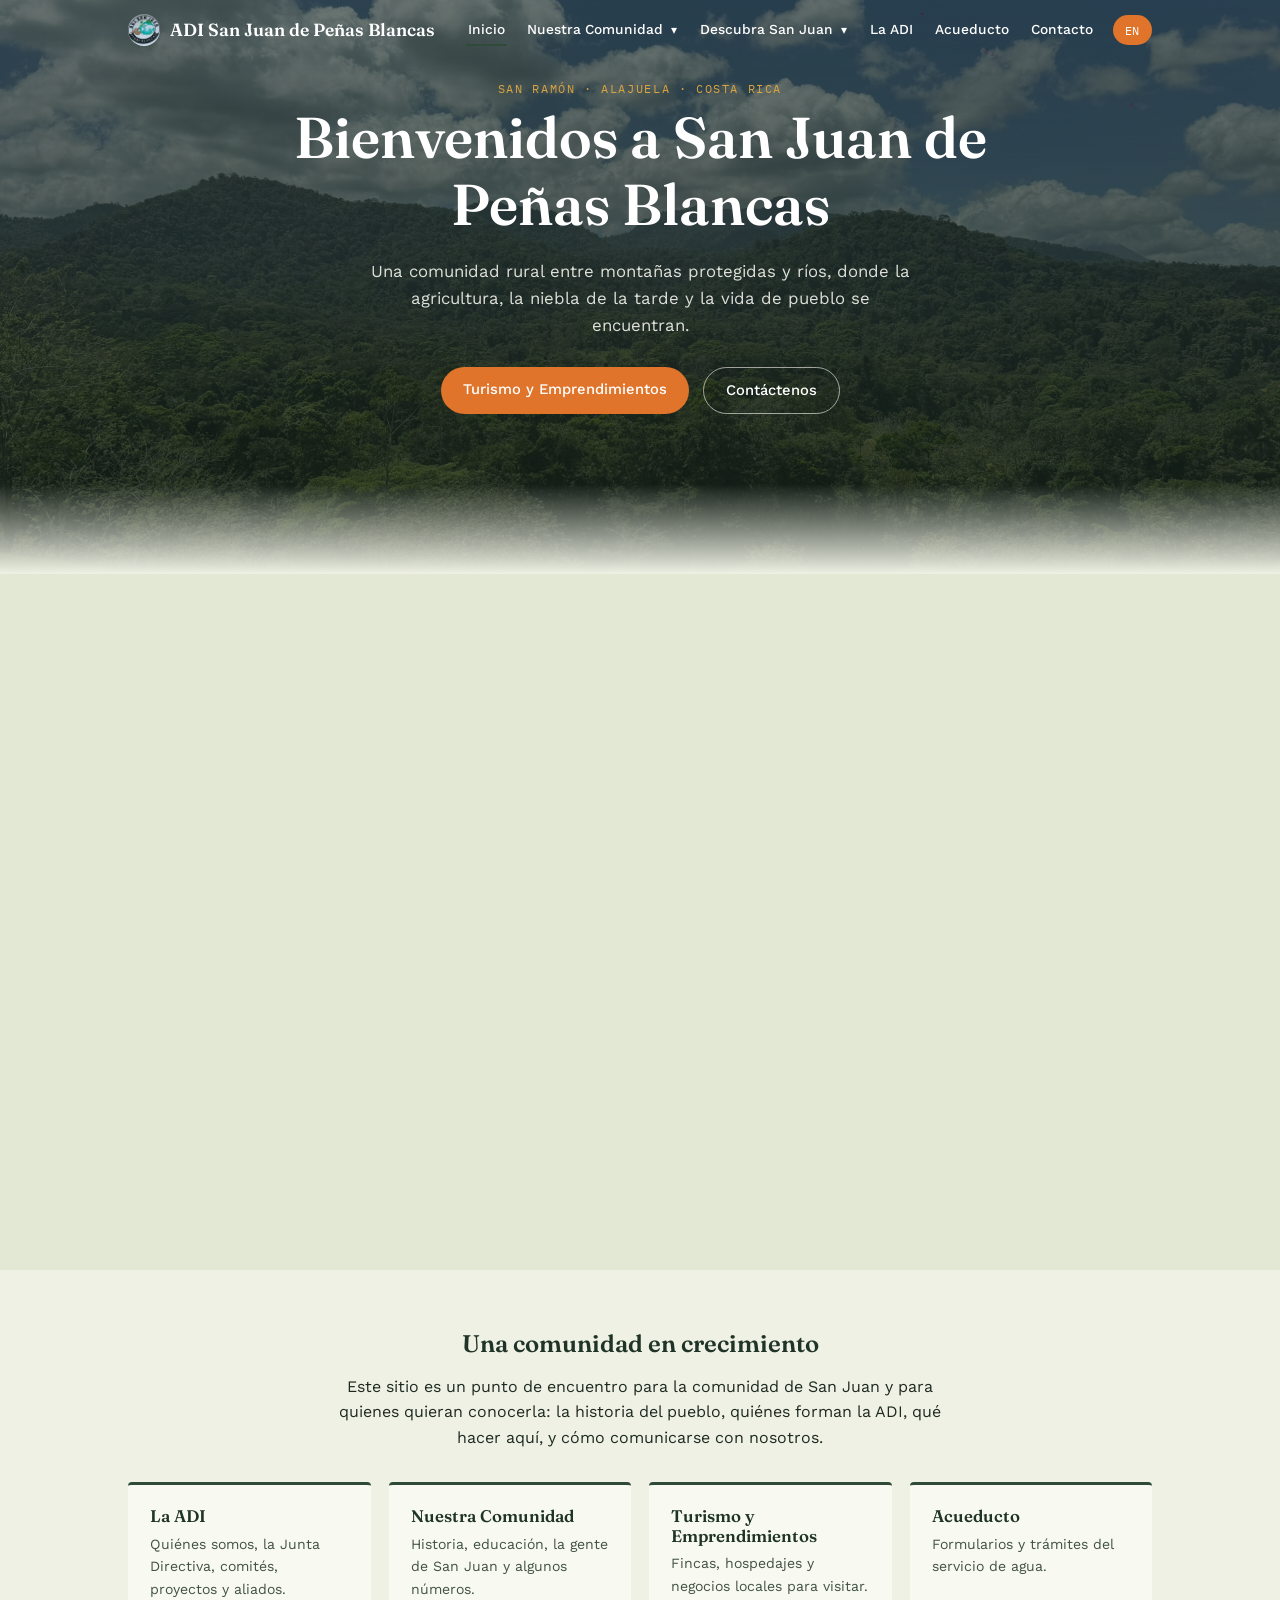
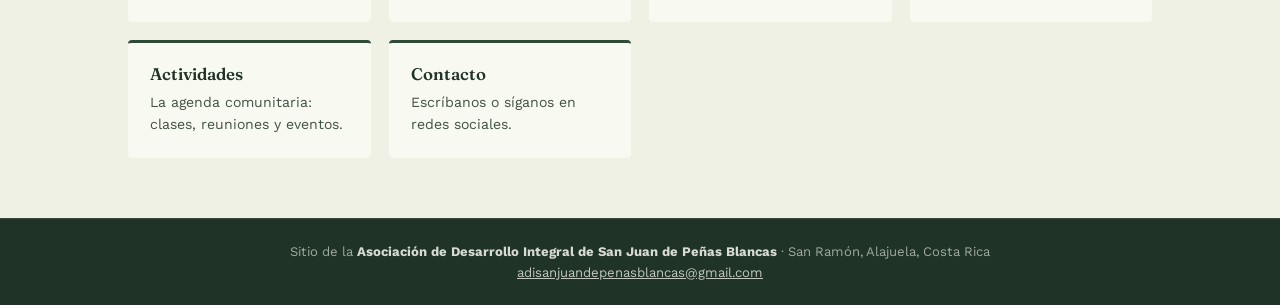
<file: index.html>
<!DOCTYPE html>
<html lang="es">
<head>
<meta charset="UTF-8">
<meta name="viewport" content="width=device-width, initial-scale=1.0">
<title>ADI San Juan de Peñas Blancas</title>
<link rel="preconnect" href="https://fonts.googleapis.com">
<link href="https://fonts.googleapis.com/css2?family=Fraunces:opsz,wght@9..144,400;9..144,500;9..144,600;9..144,700&family=Work+Sans:wght@400;500;600&family=IBM+Plex+Mono:wght@400;500&display=swap" rel="stylesheet">
<link rel="stylesheet" href="styles.css">
</head>
<body>

<header class="site">
  <div class="nav">
    <a href="index.html" class="brand">
      <img src="adi-logo.jpg" alt="Logo ADI San Juan de Peñas Blancas" style="width:32px; height:32px; border-radius:50%; object-fit:cover;">
      <span data-i18n="brand">ADI San Juan de Peñas Blancas</span>
    </a>
    <button class="navToggleBtn" id="navToggleBtn" aria-label="Menu">
      <svg width="24" height="24" viewBox="0 0 24 24" fill="none"><path d="M3 6h18M3 12h18M3 18h18" stroke="#1e2a20" stroke-width="2" stroke-linecap="round"/></svg>
    </button>
    <nav class="links" id="navLinks">
      <a href="index.html" data-i18n="nav_inicio" class="active">Inicio</a>
      <div class="nav-dropdown">
        <div class="nav-dropdown-main">
          <a href="comunidad.html" data-i18n="nav_comunidad">Nuestra Comunidad</a>
          <button type="button" class="dropdown-toggle" aria-label="Abrir menú de Nuestra Comunidad" aria-expanded="false">▾</button>
        </div>
        <div class="dropdown-menu">
          <a href="actividades.html" data-i18n="nav_actividades">Actividades</a>
        </div>
      </div>
      <div class="nav-dropdown">
        <div class="nav-dropdown-main">
          <a href="turismo.html" data-i18n="nav_explore">Descubra San Juan</a>
          <button type="button" class="dropdown-toggle" aria-label="Abrir menú de Descubra San Juan" aria-expanded="false">▾</button>
        </div>
        <div class="dropdown-menu">
          <a href="turismo.html#turismo" data-i18n="nav_turismo">Turismo</a>
          <a href="turismo.html#emprendimientos" data-i18n="nav_emprendimientos">Emprendimientos locales</a>
        </div>
      </div>
      <a href="la-adi.html" data-i18n="nav_laadi">La ADI</a>
      <a href="acueducto.html" data-i18n="nav_acueducto">Acueducto</a>
      <a href="contacto.html" data-i18n="nav_contacto">Contacto</a>
      <button id="langToggle">EN</button>
    </nav>
  </div>
</header>

<section class="hero">
  <div class="wrap">
    <span class="eyebrow" data-i18n="hero_eyebrow">San Ramón · Alajuela · Costa Rica</span>
    <h1 data-i18n="hero_title">Bienvenidos a San Juan de Peñas Blancas</h1>
    <p class="lead" data-i18n="hero_lead">Una comunidad rural entre montañas protegidas y ríos, donde la agricultura, la niebla de la tarde y la vida de pueblo se encuentran.</p>
    <div class="hero-actions">
      <a href="turismo.html" class="btn btn-primary" data-i18n="hero_btn1">Turismo y Emprendimientos</a>
      <a href="contacto.html" class="btn btn-ghost" data-i18n="hero_btn2">Contáctenos</a>
    </div>
  </div>
</section>

<section class="alt">
  <div class="wrap">
    <div class="video-embed">
      <iframe src="https://drive.google.com/file/d/1S6XH3UwjduuhsM3BPgr8AVbKHqcEKjkH/preview" allow="autoplay" allowfullscreen></iframe>
    </div>
  </div>
</section>
  
<section>
  <div class="wrap">
    <div class="section-head center">
      <h2 data-i18n="home_welcome_title">Una comunidad en crecimiento</h2>
      <p data-i18n="home_welcome_text">Este sitio es un punto de encuentro para la comunidad de San Juan y para quienes quieran conocerla: la historia del pueblo, quiénes forman la ADI, qué hacer aquí, y cómo comunicarse con nosotros.</p>
    </div>

    <div class="quicklink-grid">
      <a class="quicklink-card" href="la-adi.html">
        <h3 data-i18n="ql_laadi_title">La ADI</h3>
        <p data-i18n="ql_laadi_text">Quiénes somos, la Junta Directiva, comités, proyectos y aliados.</p>
      </a>
      <a class="quicklink-card" href="comunidad.html">
        <h3 data-i18n="ql_comunidad_title">Nuestra Comunidad</h3>
        <p data-i18n="ql_comunidad_text">Historia, educación, la gente de San Juan y algunos números.</p>
      </a>
      <a class="quicklink-card" href="turismo.html">
        <h3 data-i18n="ql_turismo_title">Turismo y Emprendimientos</h3>
        <p data-i18n="ql_turismo_text">Fincas, hospedajes y negocios locales para visitar.</p>
      </a>
      <a class="quicklink-card" href="acueducto.html">
        <h3 data-i18n="ql_acueducto_title">Acueducto</h3>
        <p data-i18n="ql_acueducto_text">Formularios y trámites del servicio de agua.</p>
      </a>
      <a class="quicklink-card" href="actividades.html">
        <h3 data-i18n="ql_actividades_title">Actividades</h3>
        <p data-i18n="ql_actividades_text">La agenda comunitaria: clases, reuniones y eventos.</p>
      </a>
      <a class="quicklink-card" href="contacto.html">
        <h3 data-i18n="ql_contacto_title">Contacto</h3>
        <p data-i18n="ql_contacto_text">Escríbanos o síganos en redes sociales.</p>
      </a>
    </div>
  </div>
</section>

<footer class="site">
  <span data-i18n="footer_text">Sitio de la <strong>Asociación de Desarrollo Integral de San Juan de Peñas Blancas</strong> · San Ramón, Alajuela, Costa Rica</span>
  <br>
  <a href="mailto:adisanjuandepenasblancas@gmail.com">adisanjuandepenasblancas@gmail.com</a>
</footer>

<script src="translations.js"></script>
</body>
</html>
</file>
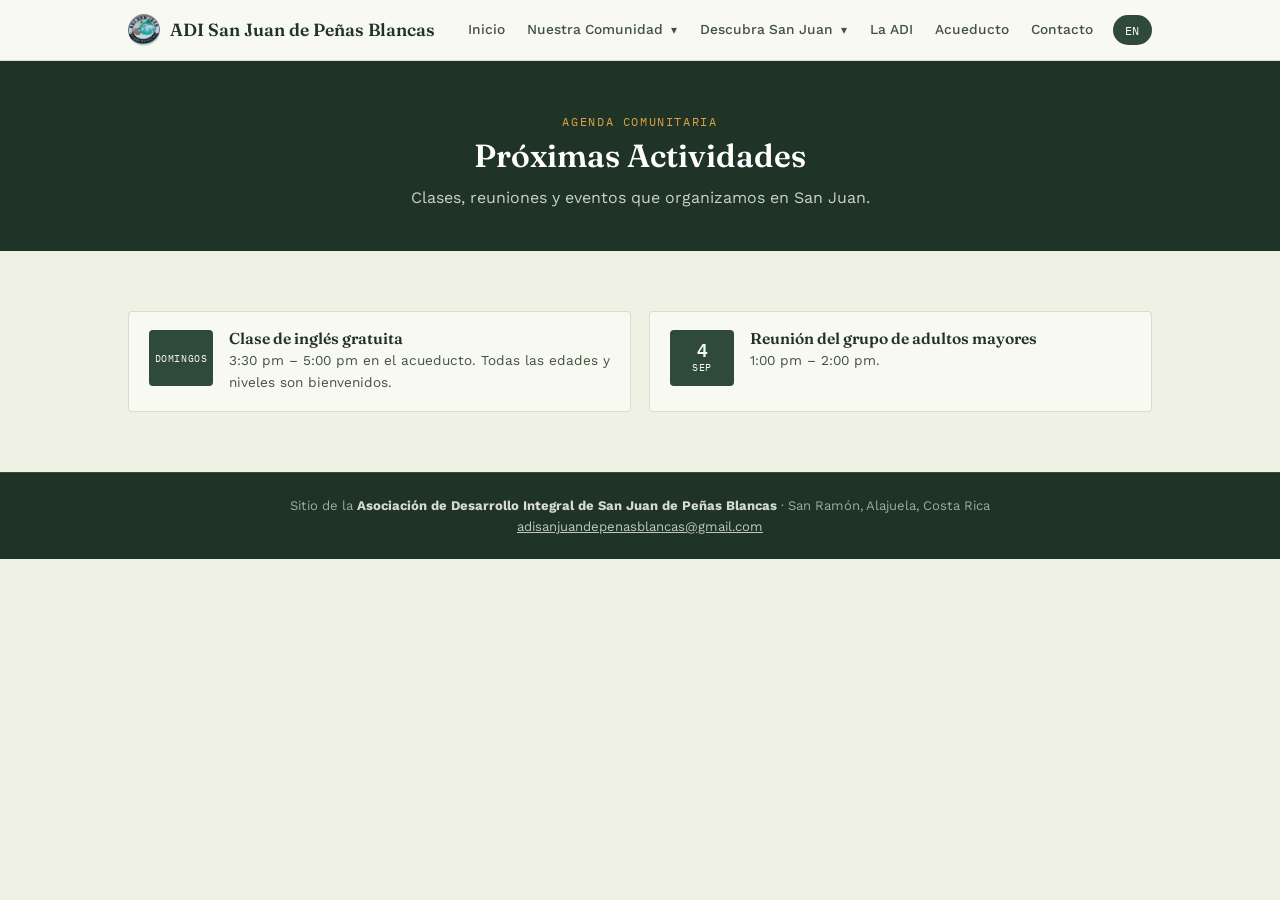
<file: actividades.html>
<!DOCTYPE html>
<html lang="es">
<head>
<meta charset="UTF-8">
<meta name="viewport" content="width=device-width, initial-scale=1.0">
<title>Actividades · ADI San Juan de Peñas Blancas</title>
<link rel="preconnect" href="https://fonts.googleapis.com">
<link href="https://fonts.googleapis.com/css2?family=Fraunces:opsz,wght@9..144,400;9..144,500;9..144,600;9..144,700&family=Work+Sans:wght@400;500;600&family=IBM+Plex+Mono:wght@400;500&display=swap" rel="stylesheet">
<link rel="stylesheet" href="styles.css">
</head>
<body>

<header class="site">
  <div class="nav">
    <a href="index.html" class="brand">
      <img src="adi-logo.jpg" alt="Logo ADI San Juan de Peñas Blancas" style="width:32px; height:32px; border-radius:50%; object-fit:cover;">
      <span data-i18n="brand">ADI San Juan de Peñas Blancas</span>
    </a>
    <button class="navToggleBtn" id="navToggleBtn" aria-label="Menu">
      <svg width="24" height="24" viewBox="0 0 24 24" fill="none"><path d="M3 6h18M3 12h18M3 18h18" stroke="#1e2a20" stroke-width="2" stroke-linecap="round"/></svg>
    </button>
    <nav class="links" id="navLinks">
      <a href="index.html" data-i18n="nav_inicio">Inicio</a>
      <div class="nav-dropdown active">
        <div class="nav-dropdown-main">
          <a href="comunidad.html" data-i18n="nav_comunidad">Nuestra Comunidad</a>
          <button type="button" class="dropdown-toggle" aria-label="Abrir menú de Nuestra Comunidad" aria-expanded="false">▾</button>
        </div>
        <div class="dropdown-menu">
          <a href="actividades.html" data-i18n="nav_actividades" class="active">Actividades</a>
        </div>
      </div>
      <div class="nav-dropdown">
        <div class="nav-dropdown-main">
          <a href="turismo.html" data-i18n="nav_explore">Descubra San Juan</a>
          <button type="button" class="dropdown-toggle" aria-label="Abrir menú de Descubra San Juan" aria-expanded="false">▾</button>
        </div>
        <div class="dropdown-menu">
          <a href="turismo.html#turismo" data-i18n="nav_turismo">Turismo</a>
          <a href="turismo.html#emprendimientos" data-i18n="nav_emprendimientos">Emprendimientos locales</a>
        </div>
      </div>
      <a href="la-adi.html" data-i18n="nav_laadi">La ADI</a>
      <a href="acueducto.html" data-i18n="nav_acueducto">Acueducto</a>
      <a href="contacto.html" data-i18n="nav_contacto">Contacto</a>
      <button id="langToggle">EN</button>
    </nav>
  </div>
</header>

<div class="page-header">
  <div class="wrap">
    <span class="eyebrow" data-i18n="page_actividades_eyebrow">Agenda comunitaria</span>
    <h1 data-i18n="page_actividades_title">Próximas Actividades</h1>
    <p data-i18n="page_actividades_sub">Clases, reuniones y eventos que organizamos en San Juan.</p>
  </div>
</div>

<section>
  <div class="wrap">
    <div class="cal-grid" id="calGrid"><!-- filled by JS --></div>
  </div>
</section>

<footer class="site">
  <span data-i18n="footer_text">Sitio de la <strong>Asociación de Desarrollo Integral de San Juan de Peñas Blancas</strong> · San Ramón, Alajuela, Costa Rica</span>
  <br>
  <a href="mailto:adisanjuandepenasblancas@gmail.com">adisanjuandepenasblancas@gmail.com</a>
</footer>

<script src="translations.js"></script>
</body>
</html>
</file>
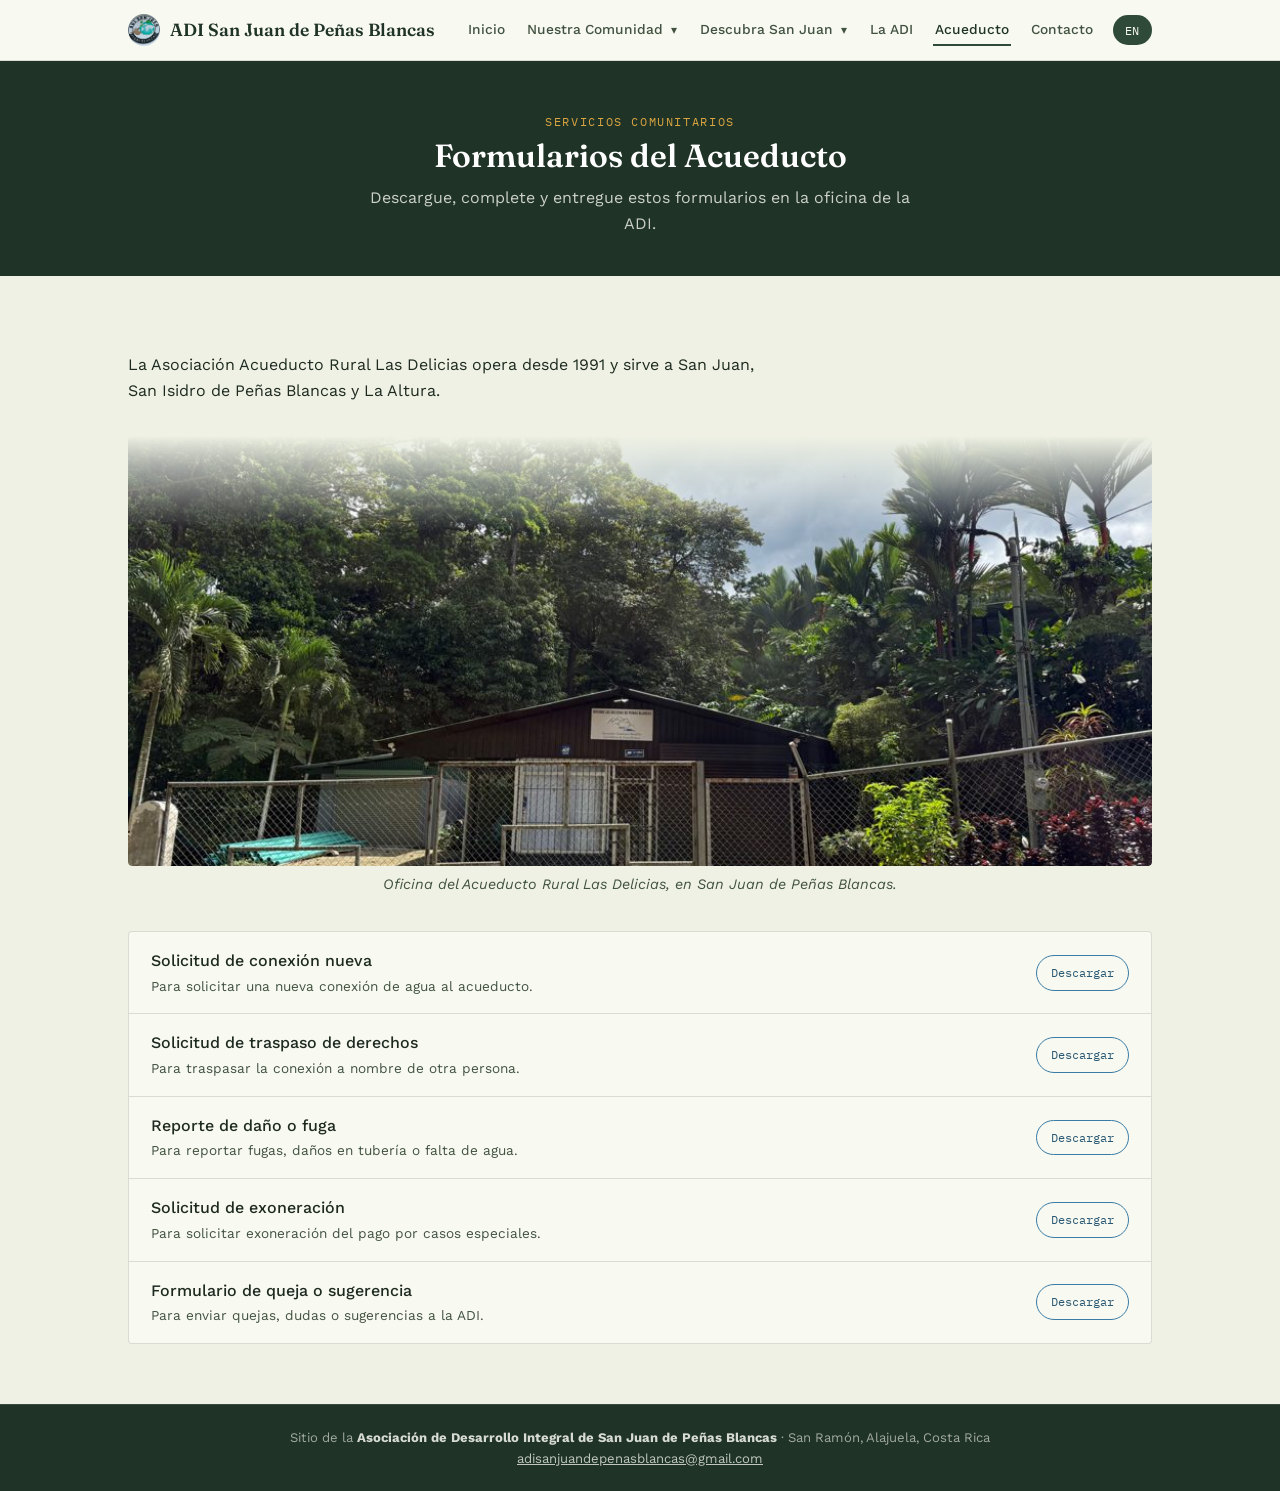
<file: acueducto.html>
<!DOCTYPE html>
<html lang="es">
<head>
<meta charset="UTF-8">
<meta name="viewport" content="width=device-width, initial-scale=1.0">
<title>Acueducto · ADI San Juan de Peñas Blancas</title>
<link rel="preconnect" href="https://fonts.googleapis.com">
<link href="https://fonts.googleapis.com/css2?family=Fraunces:opsz,wght@9..144,400;9..144,500;9..144,600;9..144,700&family=Work+Sans:wght@400;500;600&family=IBM+Plex+Mono:wght@400;500&display=swap" rel="stylesheet">
<link rel="stylesheet" href="styles.css">
</head>
<body>

<header class="site">
  <div class="nav">
    <a href="index.html" class="brand">
      <img src="adi-logo.jpg" alt="Logo ADI San Juan de Peñas Blancas" style="width:32px; height:32px; border-radius:50%; object-fit:cover;">
      <span data-i18n="brand">ADI San Juan de Peñas Blancas</span>
    </a>
    <button class="navToggleBtn" id="navToggleBtn" aria-label="Menu">
      <svg width="24" height="24" viewBox="0 0 24 24" fill="none"><path d="M3 6h18M3 12h18M3 18h18" stroke="#1e2a20" stroke-width="2" stroke-linecap="round"/></svg>
    </button>
    <nav class="links" id="navLinks">
      <a href="index.html" data-i18n="nav_inicio">Inicio</a>
      <div class="nav-dropdown">
        <div class="nav-dropdown-main">
          <a href="comunidad.html" data-i18n="nav_comunidad">Nuestra Comunidad</a>
          <button type="button" class="dropdown-toggle" aria-label="Abrir menú de Nuestra Comunidad" aria-expanded="false">▾</button>
        </div>
        <div class="dropdown-menu">
          <a href="actividades.html" data-i18n="nav_actividades">Actividades</a>
        </div>
      </div>
      <div class="nav-dropdown">
        <div class="nav-dropdown-main">
          <a href="turismo.html" data-i18n="nav_explore">Descubra San Juan</a>
          <button type="button" class="dropdown-toggle" aria-label="Abrir menú de Descubra San Juan" aria-expanded="false">▾</button>
        </div>
        <div class="dropdown-menu">
          <a href="turismo.html#turismo" data-i18n="nav_turismo">Turismo</a>
          <a href="turismo.html#emprendimientos" data-i18n="nav_emprendimientos">Emprendimientos locales</a>
        </div>
      </div>
      <a href="la-adi.html" data-i18n="nav_laadi">La ADI</a>
      <a href="acueducto.html" data-i18n="nav_acueducto" class="active">Acueducto</a>
      <a href="contacto.html" data-i18n="nav_contacto">Contacto</a>
      <button id="langToggle">EN</button>
    </nav>
  </div>
</header>

<div class="page-header">
  <div class="wrap">
    <span class="eyebrow" data-i18n="page_acueducto_eyebrow">Servicios comunitarios</span>
    <h1 data-i18n="page_acueducto_title">Formularios del Acueducto</h1>
    <p data-i18n="page_acueducto_sub">Descargue, complete y entregue estos formularios en la oficina de la ADI.</p>
  </div>
</div>

<section>
  <div class="wrap">
    <div class="section-head">
      <p data-i18n="aq_info">La Asociación Acueducto Rural Las Delicias opera desde 1991 y sirve a San Juan, San Isidro de Peñas Blancas y La Altura.</p>
    </div>
   <div class="adi-office">
  <figure>
    <img class="oficina" src="acueducto-oficina.jpg" alt="Oficina del Acueducto Rural Las Delicias">
    <figcaption data-i18n="aq_office_text">
      Oficina del Acueducto Rural Las Delicias, en San Juan de Peñas Blancas.
    </figcaption>
  </figure>
</div>
    <div class="forms-list" id="formsList"><!-- filled by JS --></div>
  </div>
</section>

<footer class="site">
  <span data-i18n="footer_text">Sitio de la <strong>Asociación de Desarrollo Integral de San Juan de Peñas Blancas</strong> · San Ramón, Alajuela, Costa Rica</span>
  <br>
  <a href="mailto:adisanjuandepenasblancas@gmail.com">adisanjuandepenasblancas@gmail.com</a>
</footer>

<script src="translations.js"></script>
</body>
</html>
</file>
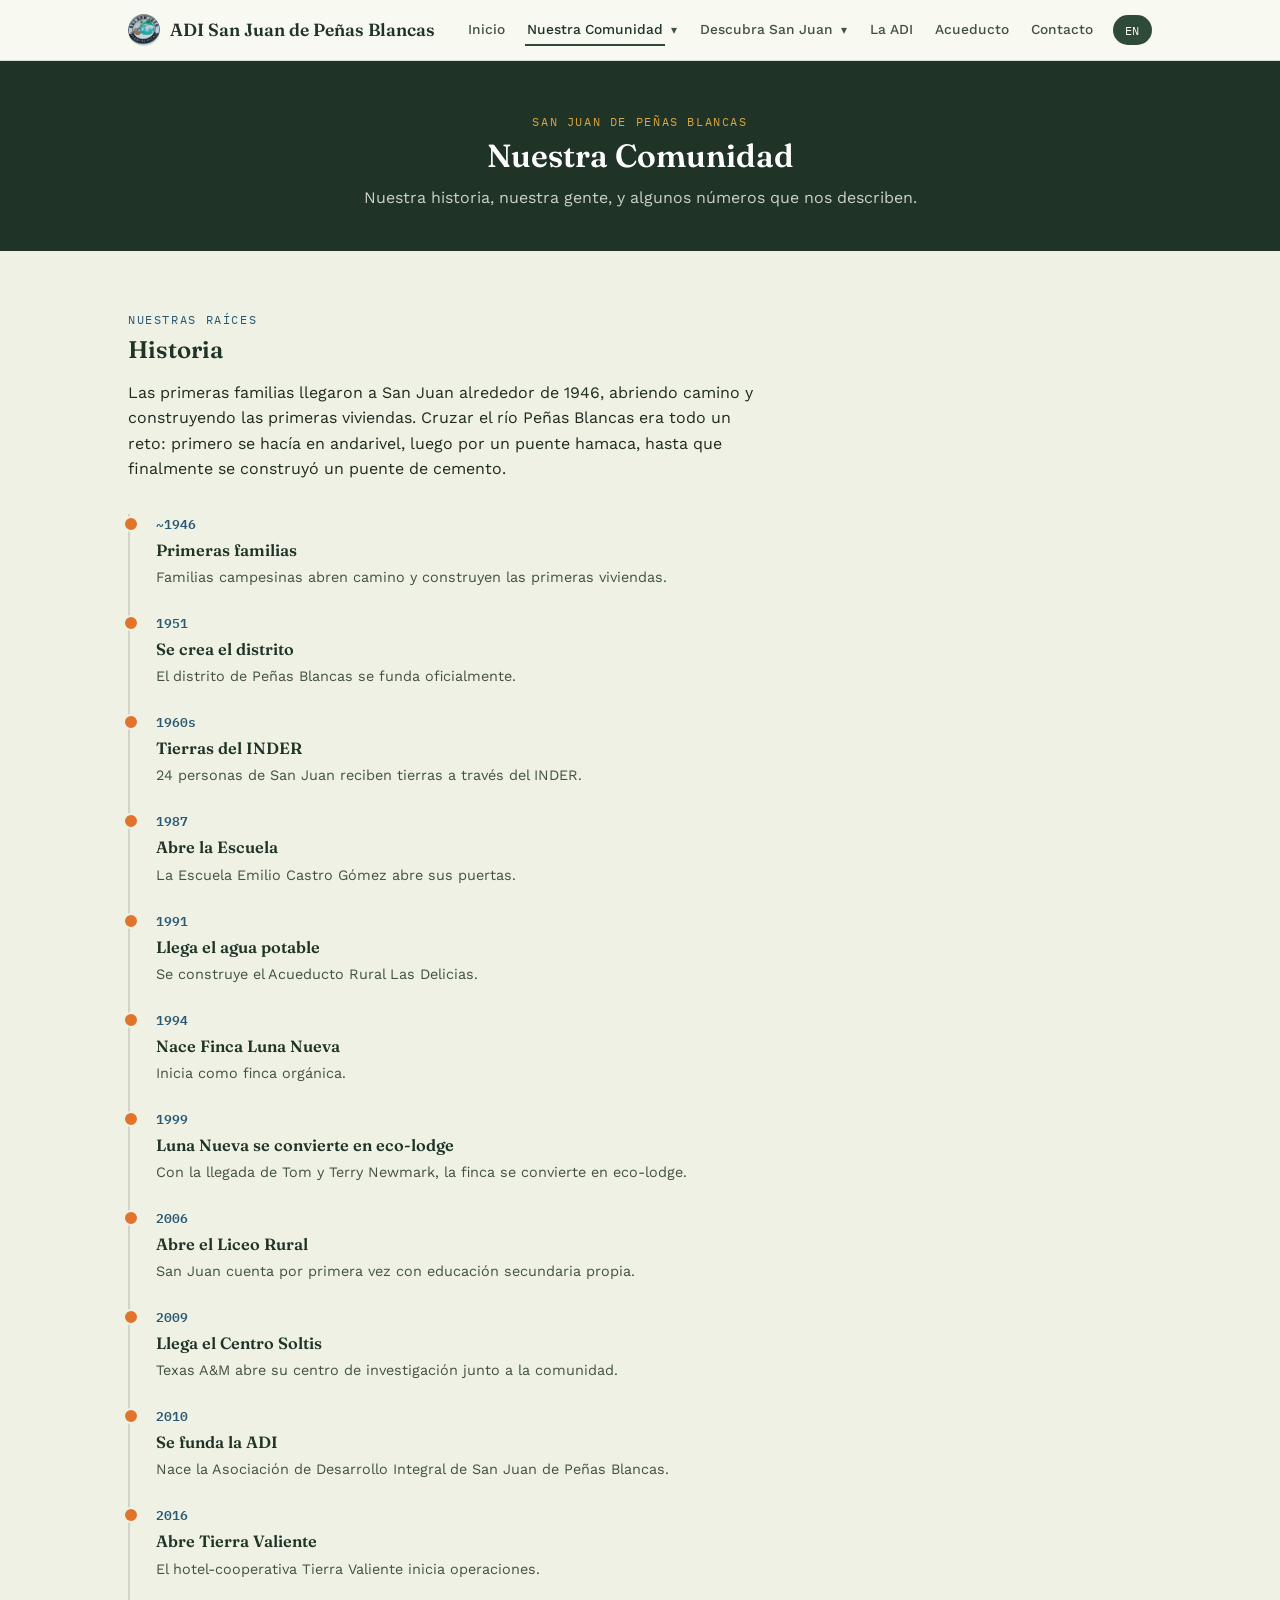
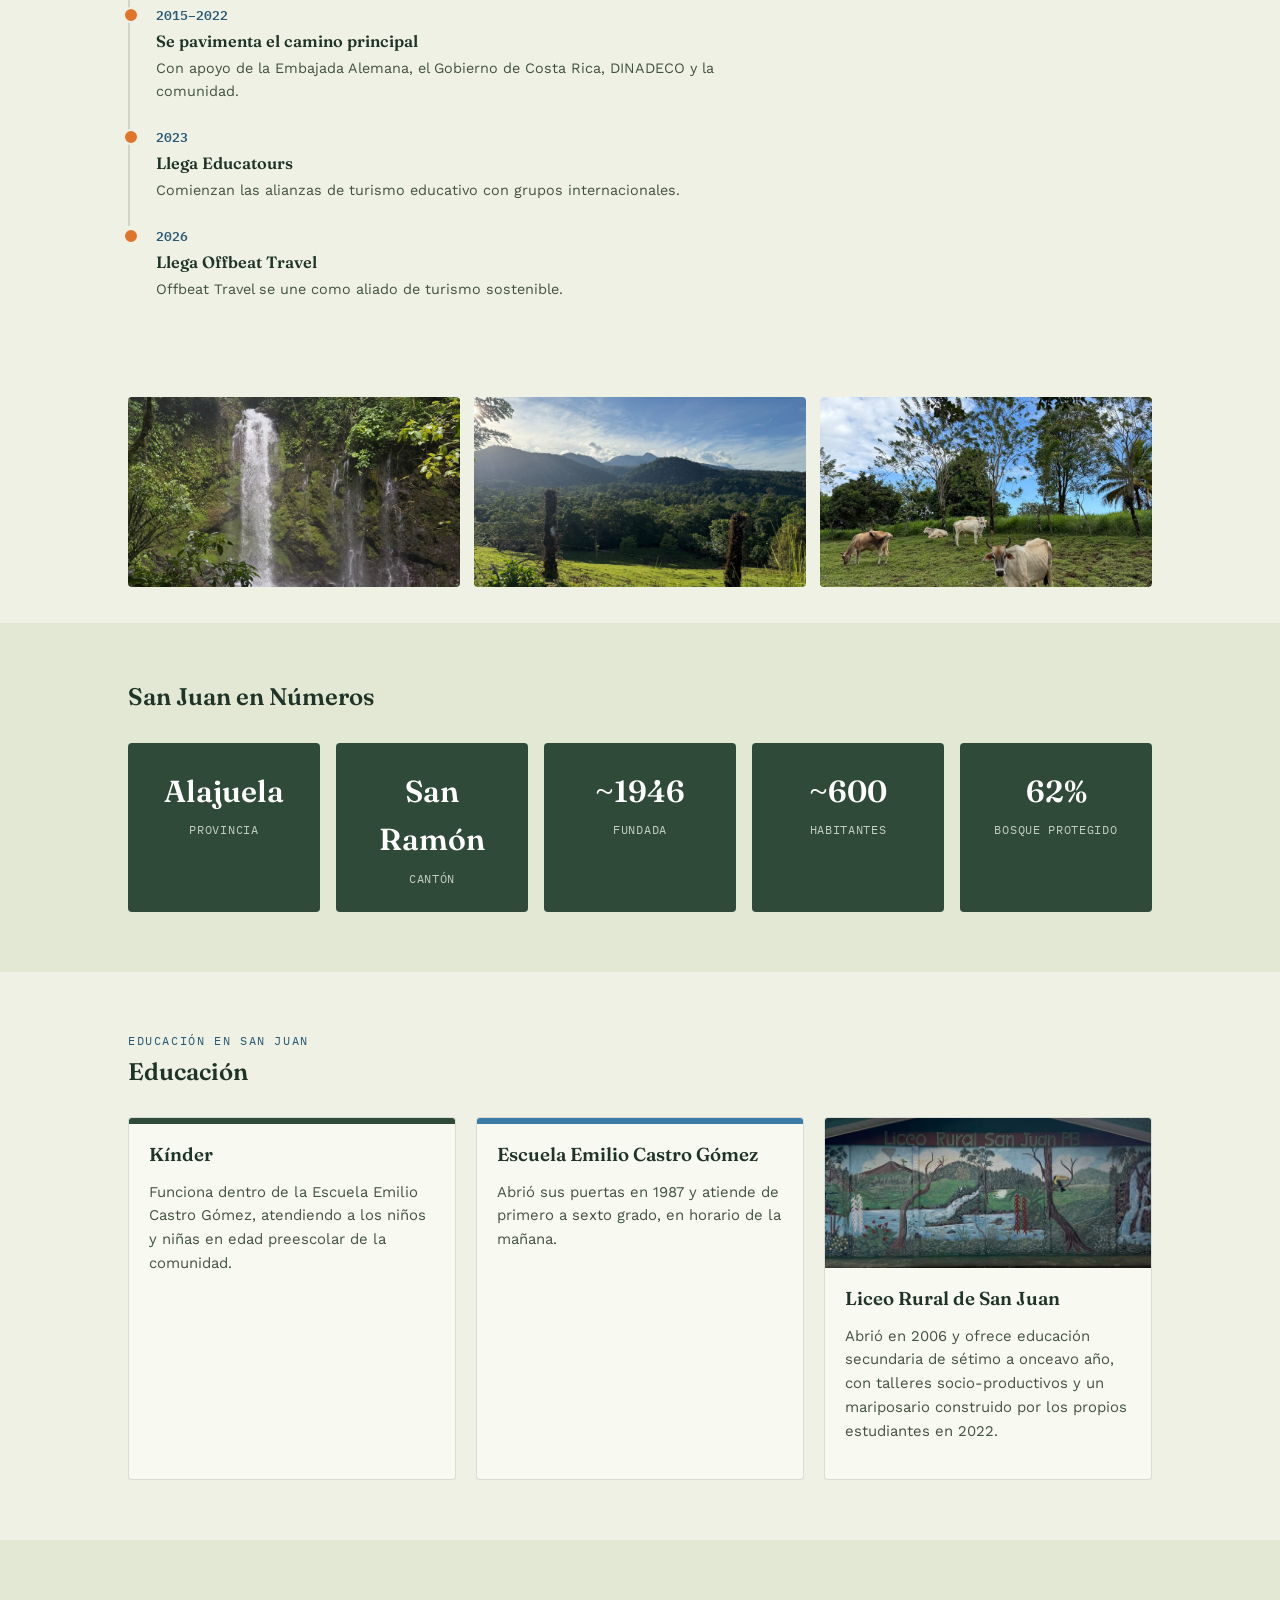
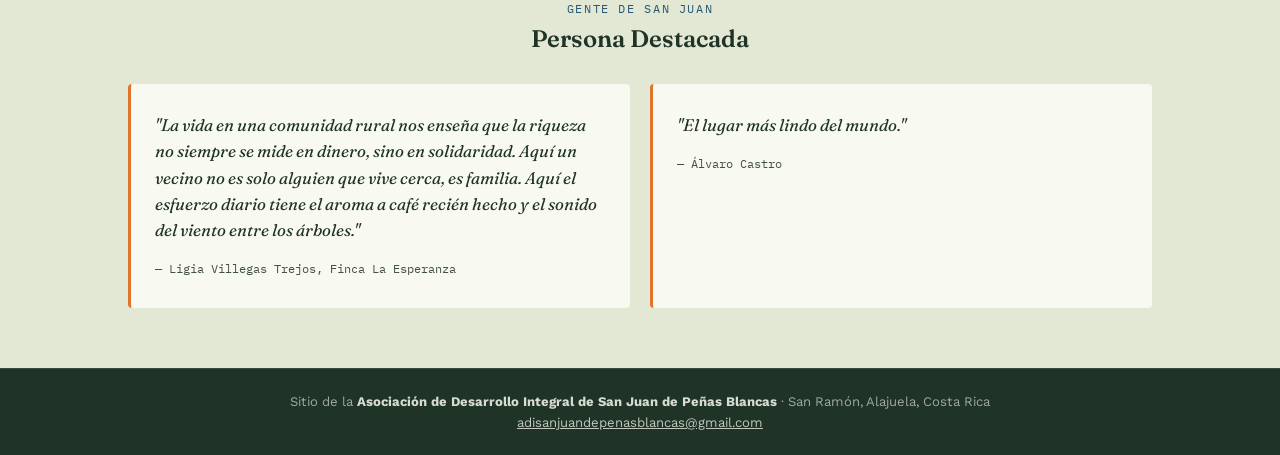
<file: comunidad.html>
<!DOCTYPE html>
<html lang="es">
<head>
<meta charset="UTF-8">
<meta name="viewport" content="width=device-width, initial-scale=1.0">
<title>Nuestra Comunidad · ADI San Juan de Peñas Blancas</title>
<link rel="preconnect" href="https://fonts.googleapis.com">
<link href="https://fonts.googleapis.com/css2?family=Fraunces:opsz,wght@9..144,400;9..144,500;9..144,600;9..144,700&family=Work+Sans:wght@400;500;600&family=IBM+Plex+Mono:wght@400;500&display=swap" rel="stylesheet">
<link rel="stylesheet" href="styles.css">
</head>
<body>

<header class="site">
  <div class="nav">
    <a href="index.html" class="brand">
      <img src="adi-logo.jpg" alt="Logo ADI San Juan de Peñas Blancas" style="width:32px; height:32px; border-radius:50%; object-fit:cover;">
      <span data-i18n="brand">ADI San Juan de Peñas Blancas</span>
    </a>
    <button class="navToggleBtn" id="navToggleBtn" aria-label="Menu">
      <svg width="24" height="24" viewBox="0 0 24 24" fill="none"><path d="M3 6h18M3 12h18M3 18h18" stroke="#1e2a20" stroke-width="2" stroke-linecap="round"/></svg>
    </button>
    <nav class="links" id="navLinks">
      <a href="index.html" data-i18n="nav_inicio">Inicio</a>
      <div class="nav-dropdown active">
        <div class="nav-dropdown-main">
          <a href="comunidad.html" data-i18n="nav_comunidad" class="active">Nuestra Comunidad</a>
          <button type="button" class="dropdown-toggle" aria-label="Abrir menú de Nuestra Comunidad" aria-expanded="false">▾</button>
        </div>
        <div class="dropdown-menu">
          <a href="actividades.html" data-i18n="nav_actividades">Actividades</a>
        </div>
      </div>
      <div class="nav-dropdown">
        <div class="nav-dropdown-main">
          <a href="turismo.html" data-i18n="nav_explore">Descubra San Juan</a>
          <button type="button" class="dropdown-toggle" aria-label="Abrir menú de Descubra San Juan" aria-expanded="false">▾</button>
        </div>
        <div class="dropdown-menu">
          <a href="turismo.html#turismo" data-i18n="nav_turismo">Turismo</a>
          <a href="turismo.html#emprendimientos" data-i18n="nav_emprendimientos">Emprendimientos locales</a>
        </div>
      </div>
      <a href="la-adi.html" data-i18n="nav_laadi">La ADI</a>
      <a href="acueducto.html" data-i18n="nav_acueducto">Acueducto</a>
      <a href="contacto.html" data-i18n="nav_contacto">Contacto</a>
      <button id="langToggle">EN</button>
    </nav>
  </div>
</header>

<div class="page-header">
  <div class="wrap">
    <span class="eyebrow" data-i18n="page_comunidad_eyebrow">San Juan de Peñas Blancas</span>
    <h1 data-i18n="page_comunidad_title">Nuestra Comunidad</h1>
    <p data-i18n="page_comunidad_sub">Nuestra historia, nuestra gente, y algunos números que nos describen.</p>
  </div>
</div>

<!-- ================= HISTORIA ================= -->
<section id="historia">
  <div class="wrap">
    <div class="section-head">
      <span class="eyebrow" data-i18n="historia_eyebrow">Nuestras raíces</span>
      <h2 data-i18n="historia_title">Historia</h2>
      <p data-i18n="historia_intro">Las primeras familias llegaron a San Juan alrededor de 1946, abriendo camino y construyendo las primeras viviendas. Cruzar el río Peñas Blancas era todo un reto: primero se hacía en andarivel, luego por un puente hamaca, hasta que finalmente se construyó un puente de cemento.</p>
    </div>
    <ul class="timeline" id="timelineList" style="max-width:640px;"><!-- filled by JS --></ul>
  </div>
</section>

<div class="wrap">
  <div class="photo-band">
    <img src="waterfall.jpg" alt="Catarata cerca de San Juan de Peñas Blancas">
    <img src="hero-mountains.jpg" alt="Montañas y bosque de San Juan de Peñas Blancas">
    <img src="cows.jpg" alt="Ganado en San Juan de Peñas Blancas">
  </div>
</div>

<!-- ================= SAN JUAN EN NÚMEROS ================= -->
<section class="alt">
  <div class="wrap">
    <div class="section-head">
      <h2 data-i18n="numeros_title">San Juan en Números</h2>
    </div>
    <div class="stats-grid">
      <div class="stat-card"><span class="val" data-i18n="fact1_v">Alajuela</span><span class="lbl" data-i18n="fact1_k">Provincia</span></div>
      <div class="stat-card"><span class="val" data-i18n="fact2_v">San Ramón</span><span class="lbl" data-i18n="fact2_k">Cantón</span></div>
      <div class="stat-card"><span class="val" data-i18n="fact3_v">~1946</span><span class="lbl" data-i18n="fact3_k">Fundada</span></div>
      <div class="stat-card"><span class="val" data-i18n="fact4_v">~500</span><span class="lbl" data-i18n="fact4_k">Habitantes</span></div>
      <div class="stat-card"><span class="val" data-i18n="fact5_v">62%</span><span class="lbl" data-i18n="fact5_k">Bosque protegido</span></div>
    </div>
  </div>
</section>

<!-- ================= EDUCACION ================= -->
<section id="educacion">
  <div class="wrap">
    <div class="section-head">
      <span class="eyebrow" data-i18n="edu_eyebrow">Educación en San Juan</span>
      <h2 data-i18n="edu_title">Educación</h2>
    </div>
    <div class="edu-grid">
      <div class="edu-card">
        <div class="stripe"></div>
        <div class="body">
          <h3 data-i18n="edu1_title">Kínder</h3>
          <p data-i18n="edu1_text">Funciona dentro de la Escuela Emilio Castro Gómez, atendiendo a los niños y niñas en edad preescolar de la comunidad.</p>
        </div>
      </div>
      <div class="edu-card">
        <div class="stripe"></div>
        <div class="body">
          <h3 data-i18n="edu2_title">Escuela Emilio Castro Gómez</h3>
          <p data-i18n="edu2_text">Abrió sus puertas en 1987 y atiende de primero a sexto grado, en horario de la mañana.</p>
        </div>
      </div>
      <div class="edu-card">
        <img class="edu-photo" src="liceo-mural.jpg" alt="Mural del Liceo Rural San Juan P.B.">
        <div class="body">
          <h3 data-i18n="edu3_title">Liceo Rural de San Juan</h3>
          <p data-i18n="edu3_text">Abrió en 2006 y ofrece educación secundaria de sétimo a onceavo año, con talleres socio-productivos y un mariposario construido por los propios estudiantes en 2022.</p>
        </div>
      </div>
    </div>
  </div>
</section>

<!-- ================= GENTE DE SAN JUAN ================= -->
<section class="alt" id="gente">
  <div class="wrap">
    <div class="section-head center">
      <span class="eyebrow" data-i18n="spot_eyebrow">Gente de San Juan</span>
      <h2 data-i18n="spot_title">Persona Destacada</h2>
    </div>
    <div class="spotlight-grid">
      <div class="spotlight-quote-card">
        <p class="spot-quote" data-i18n="spot1_quote">"La vida en una comunidad rural nos enseña que la riqueza no siempre se mide en dinero, sino en solidaridad. Aquí un vecino no es solo alguien que vive cerca, es familia. Aquí el esfuerzo diario tiene el aroma a café recién hecho y el sonido del viento entre los árboles."</p>
        <span class="spot-attr">— Ligia Villegas Trejos, Finca La Esperanza</span>
      </div>
      <div class="spotlight-quote-card">
        <p class="spot-quote" data-i18n="spot2_quote">"El lugar más lindo del mundo."</p>
        <span class="spot-attr">— Álvaro Castro</span>
      </div>
    </div>
  </div>
</section>

<footer class="site">
  <span data-i18n="footer_text">Sitio de la <strong>Asociación de Desarrollo Integral de San Juan de Peñas Blancas</strong> · San Ramón, Alajuela, Costa Rica</span>
  <br>
  <a href="mailto:adisanjuandepenasblancas@gmail.com">adisanjuandepenasblancas@gmail.com</a>
</footer>

<script src="translations.js"></script>
</body>
</html>
</file>
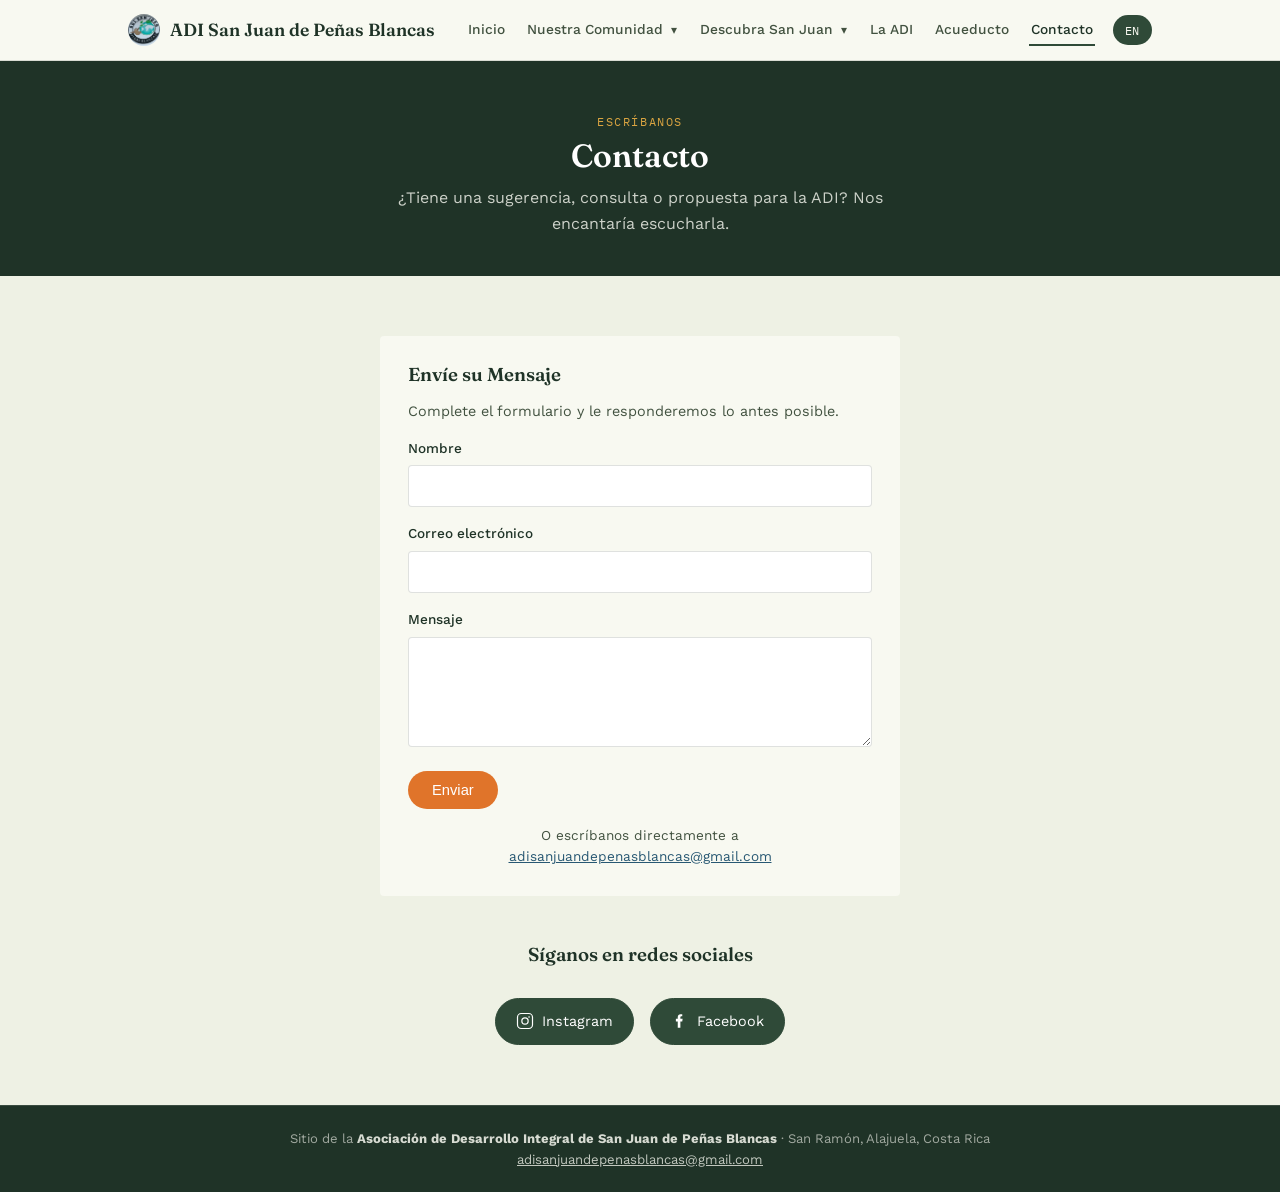
<file: contacto.html>
<!DOCTYPE html>
<html lang="es">
<head>
<meta charset="UTF-8">
<meta name="viewport" content="width=device-width, initial-scale=1.0">
<title>Contacto · ADI San Juan de Peñas Blancas</title>
<link rel="preconnect" href="https://fonts.googleapis.com">
<link href="https://fonts.googleapis.com/css2?family=Fraunces:opsz,wght@9..144,400;9..144,500;9..144,600;9..144,700&family=Work+Sans:wght@400;500;600&family=IBM+Plex+Mono:wght@400;500&display=swap" rel="stylesheet">
<link rel="stylesheet" href="styles.css">
</head>
<body>

<header class="site">
  <div class="nav">
    <a href="index.html" class="brand">
      <img src="adi-logo.jpg" alt="Logo ADI San Juan de Peñas Blancas" style="width:32px; height:32px; border-radius:50%; object-fit:cover;">
      <span data-i18n="brand">ADI San Juan de Peñas Blancas</span>
    </a>
    <button class="navToggleBtn" id="navToggleBtn" aria-label="Menu">
      <svg width="24" height="24" viewBox="0 0 24 24" fill="none"><path d="M3 6h18M3 12h18M3 18h18" stroke="#1e2a20" stroke-width="2" stroke-linecap="round"/></svg>
    </button>
    <nav class="links" id="navLinks">
      <a href="index.html" data-i18n="nav_inicio">Inicio</a>
      <div class="nav-dropdown">
        <div class="nav-dropdown-main">
          <a href="comunidad.html" data-i18n="nav_comunidad">Nuestra Comunidad</a>
          <button type="button" class="dropdown-toggle" aria-label="Abrir menú de Nuestra Comunidad" aria-expanded="false">▾</button>
        </div>
        <div class="dropdown-menu">
          <a href="actividades.html" data-i18n="nav_actividades">Actividades</a>
        </div>
      </div>
      <div class="nav-dropdown">
        <div class="nav-dropdown-main">
          <a href="turismo.html" data-i18n="nav_explore">Descubra San Juan</a>
          <button type="button" class="dropdown-toggle" aria-label="Abrir menú de Descubra San Juan" aria-expanded="false">▾</button>
        </div>
        <div class="dropdown-menu">
          <a href="turismo.html#turismo" data-i18n="nav_turismo">Turismo</a>
          <a href="turismo.html#emprendimientos" data-i18n="nav_emprendimientos">Emprendimientos locales</a>
        </div>
      </div>
      <a href="la-adi.html" data-i18n="nav_laadi">La ADI</a>
      <a href="acueducto.html" data-i18n="nav_acueducto">Acueducto</a>
      <a href="contacto.html" data-i18n="nav_contacto" class="active">Contacto</a>
      <button id="langToggle">EN</button>
    </nav>
  </div>
</header>

<div class="page-header">
  <div class="wrap">
    <span class="eyebrow" data-i18n="page_contacto_eyebrow">Escríbanos</span>
    <h1 data-i18n="page_contacto_title">Contacto</h1>
    <p data-i18n="page_contacto_sub">¿Tiene una sugerencia, consulta o propuesta para la ADI? Nos encantaría escucharla.</p>
  </div>
</div>

<section>
  <div class="wrap">
    <div class="contact-card">
      <h3 data-i18n="contact_title" style="margin-top:0;">Envíe su Mensaje</h3>
      <p style="color:var(--ink-soft); font-size:0.9rem;" data-i18n="contact_sub">Complete el formulario y le responderemos lo antes posible.</p>
      <form id="contactForm">
        <div class="field">
          <label for="cf_name" data-i18n="contact_name">Nombre</label>
          <input type="text" id="cf_name" required>
        </div>
        <div class="field">
          <label for="cf_email" data-i18n="contact_email">Correo electrónico</label>
          <input type="email" id="cf_email" required>
        </div>
        <div class="field">
          <label for="cf_msg" data-i18n="contact_msg">Mensaje</label>
          <textarea id="cf_msg" required></textarea>
        </div>
        <button type="submit" data-i18n="contact_send">Enviar</button>
      </form>
      <p style="margin:16px 0 0; text-align:center; font-size:0.85rem; color:var(--ink-soft);">
        <span data-i18n="contact_or">O escríbanos directamente a</span>
        <a href="mailto:adisanjuandepenasblancas@gmail.com">adisanjuandepenasblancas@gmail.com</a>
      </p>
    </div>

    <h3 style="text-align:center; margin-top:48px;" data-i18n="contact_social_title">Síganos en redes sociales</h3>
    <div class="contact-social">
      <a href="https://www.instagram.com/sanjuandepenasblancas/" target="_blank" rel="noopener">
        <svg width="18" height="18" viewBox="0 0 24 24" fill="none"><rect x="2" y="2" width="20" height="20" rx="5" stroke="white" stroke-width="1.6"/><circle cx="12" cy="12" r="4.2" stroke="white" stroke-width="1.6"/><circle cx="17.4" cy="6.6" r="1.1" fill="white"/></svg>
        Instagram
      </a>
      <a href="https://www.facebook.com/profile.php?id=61589920057512" target="_blank" rel="noopener">
        <svg width="18" height="18" viewBox="0 0 24 24" fill="none"><path d="M15 3h-2.5C10.6 3 9 4.6 9 6.6V9H6.5v3.5H9V21h3.5v-8.5H15L15.5 9H12.5V6.9c0-.8.4-1.2 1.2-1.2H15V3z" fill="white"/></svg>
        Facebook
      </a>
    </div>
  </div>
</section>

<footer class="site">
  <span data-i18n="footer_text">Sitio de la <strong>Asociación de Desarrollo Integral de San Juan de Peñas Blancas</strong> · San Ramón, Alajuela, Costa Rica</span>
  <br>
  <a href="mailto:adisanjuandepenasblancas@gmail.com">adisanjuandepenasblancas@gmail.com</a>
</footer>

<script src="translations.js"></script>
</body>
</html>
</file>
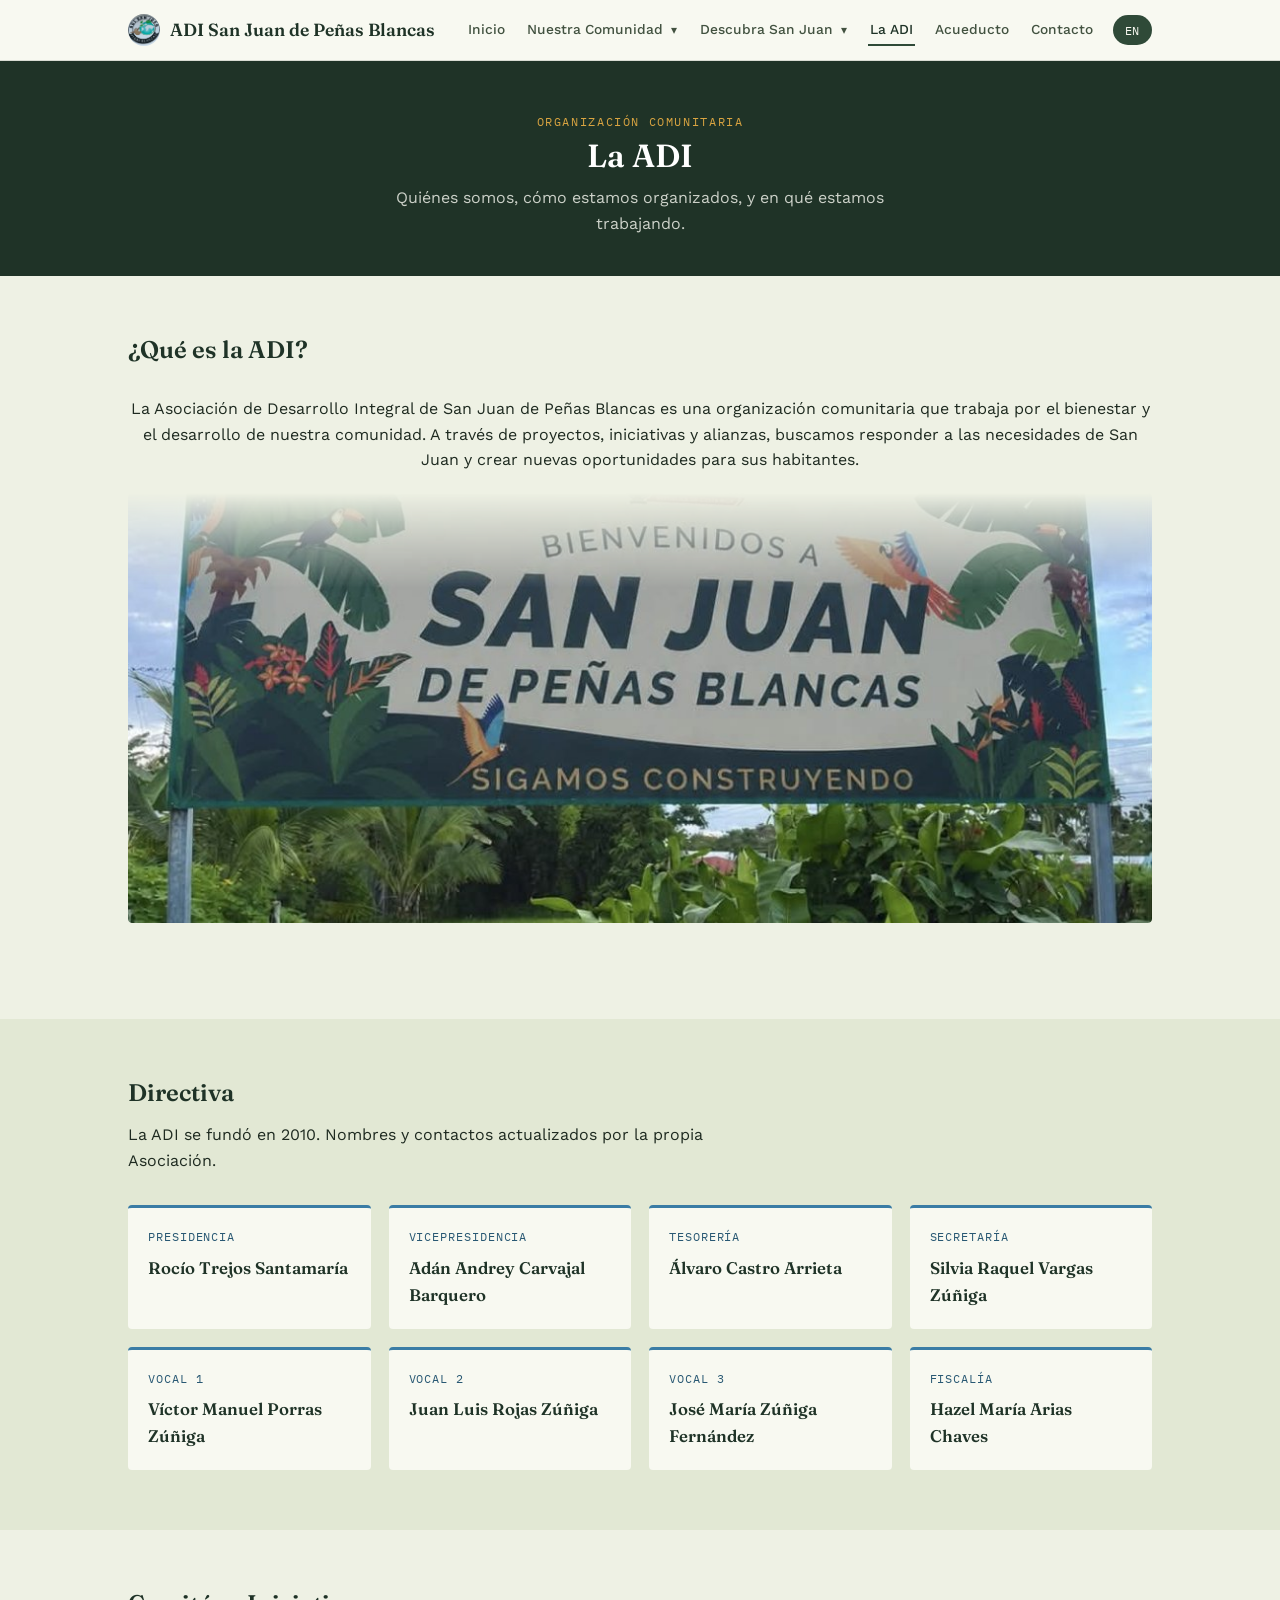
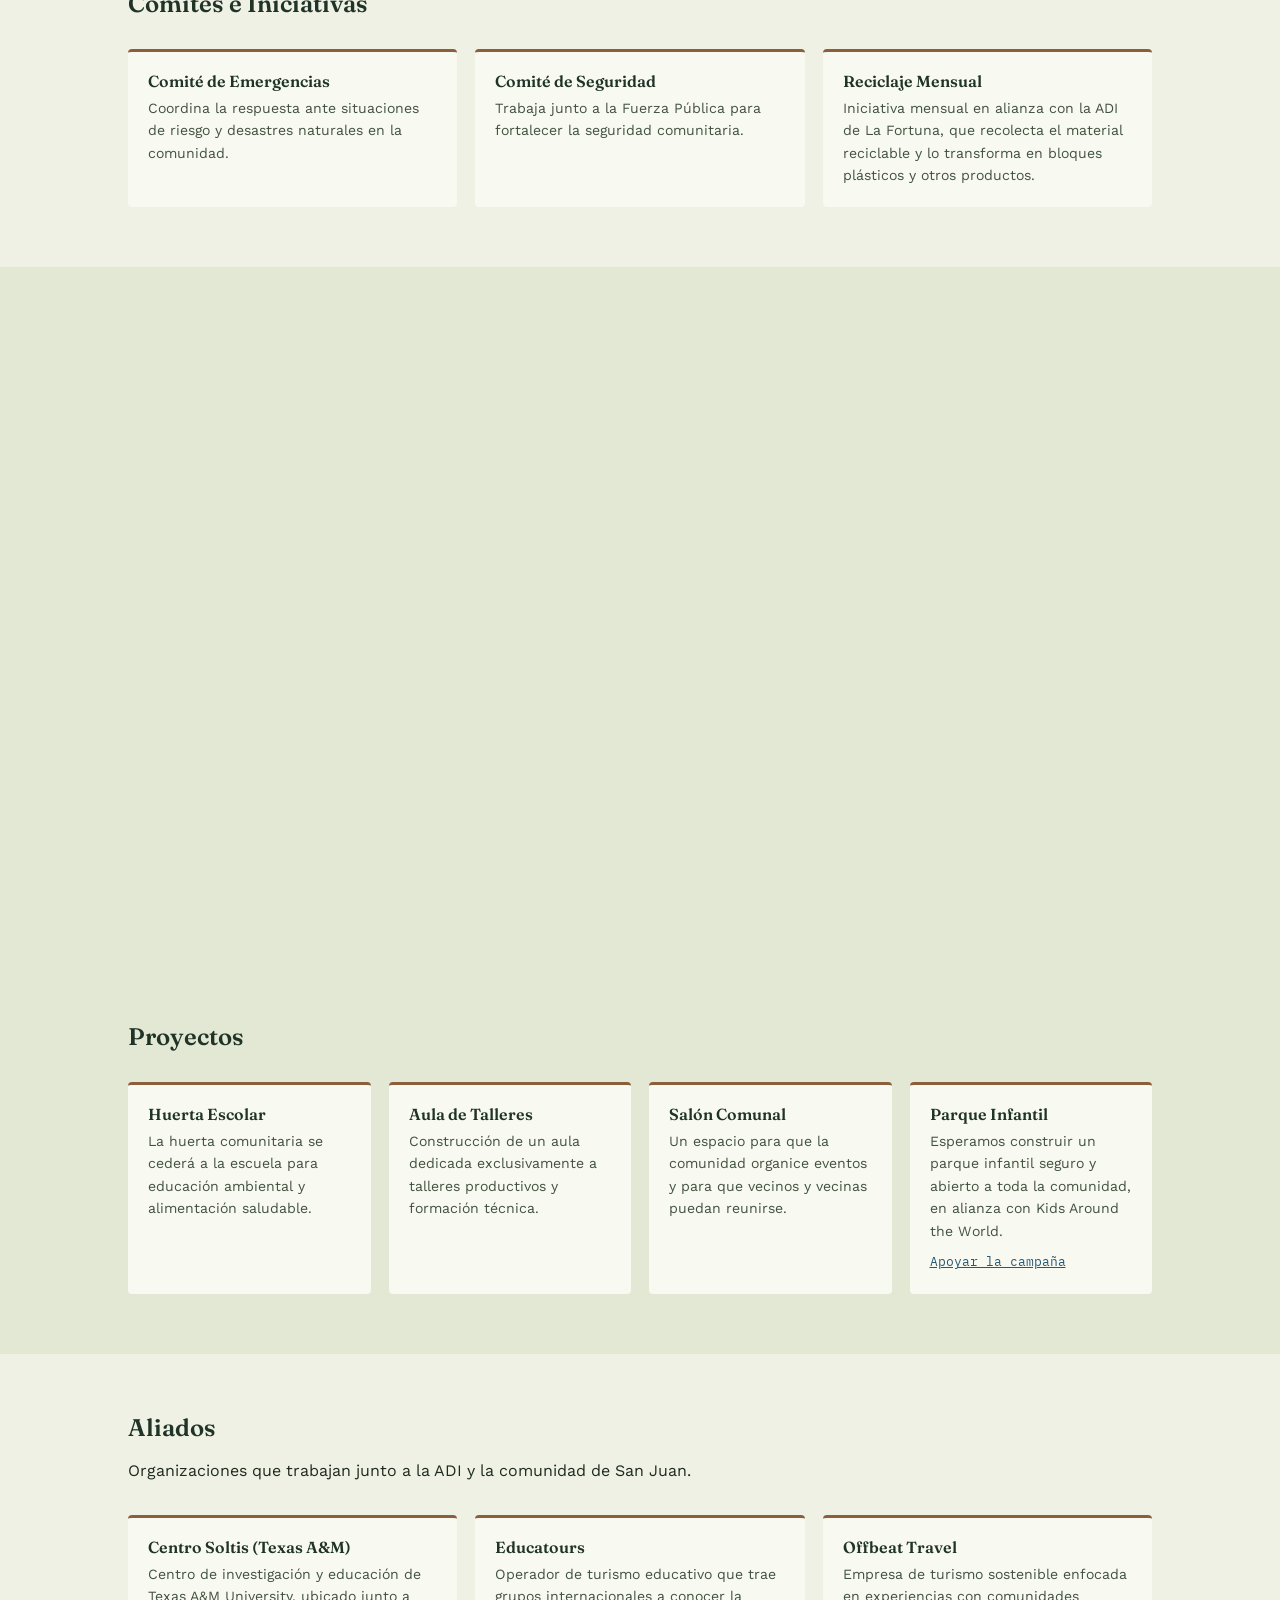
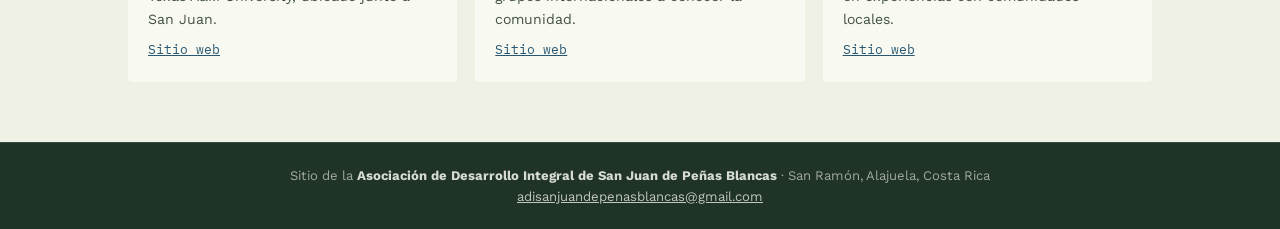
<file: la-adi.html>
<!DOCTYPE html>
<html lang="es">
<head>
<meta charset="UTF-8">
<meta name="viewport" content="width=device-width, initial-scale=1.0">
<title>La ADI · ADI San Juan de Peñas Blancas</title>
<link rel="preconnect" href="https://fonts.googleapis.com">
<link href="https://fonts.googleapis.com/css2?family=Fraunces:opsz,wght@9..144,400;9..144,500;9..144,600;9..144,700&family=Work+Sans:wght@400;500;600&family=IBM+Plex+Mono:wght@400;500&display=swap" rel="stylesheet">
<link rel="stylesheet" href="styles.css">
</head>
<body>

<header class="site">
  <div class="nav">
    <a href="index.html" class="brand">
      <img src="adi-logo.jpg" alt="Logo ADI San Juan de Peñas Blancas" style="width:32px; height:32px; border-radius:50%; object-fit:cover;">
      <span data-i18n="brand">ADI San Juan de Peñas Blancas</span>
    </a>
    <button class="navToggleBtn" id="navToggleBtn" aria-label="Menu">
      <svg width="24" height="24" viewBox="0 0 24 24" fill="none"><path d="M3 6h18M3 12h18M3 18h18" stroke="#1e2a20" stroke-width="2" stroke-linecap="round"/></svg>
    </button>
    <nav class="links" id="navLinks">
      <a href="index.html" data-i18n="nav_inicio">Inicio</a>
      <div class="nav-dropdown">
        <div class="nav-dropdown-main">
          <a href="comunidad.html" data-i18n="nav_comunidad">Nuestra Comunidad</a>
          <button type="button" class="dropdown-toggle" aria-label="Abrir menú de Nuestra Comunidad" aria-expanded="false">▾</button>
        </div>
        <div class="dropdown-menu">
          <a href="actividades.html" data-i18n="nav_actividades">Actividades</a>
        </div>
      </div>
      <div class="nav-dropdown">
        <div class="nav-dropdown-main">
          <a href="turismo.html" data-i18n="nav_explore">Descubra San Juan</a>
          <button type="button" class="dropdown-toggle" aria-label="Abrir menú de Descubra San Juan" aria-expanded="false">▾</button>
        </div>
        <div class="dropdown-menu">
          <a href="turismo.html#turismo" data-i18n="nav_turismo">Turismo</a>
          <a href="turismo.html#emprendimientos" data-i18n="nav_emprendimientos">Emprendimientos locales</a>
        </div>
      </div>
      <a href="la-adi.html" data-i18n="nav_laadi" class="active">La ADI</a>
      <a href="acueducto.html" data-i18n="nav_acueducto">Acueducto</a>
      <a href="contacto.html" data-i18n="nav_contacto">Contacto</a>
      <button id="langToggle">EN</button>
    </nav>
  </div>
</header>

<div class="page-header">
  <div class="wrap">
    <span class="eyebrow" data-i18n="page_laadi_eyebrow">Organización comunitaria</span>
    <h1 data-i18n="page_laadi_title">La ADI</h1>
    <p data-i18n="page_laadi_sub">Quiénes somos, cómo estamos organizados, y en qué estamos trabajando.</p>
  </div>
</div>

<!-- ================= QUÉ ES LA ADI ================= -->
<section>
  <div class="wrap">
    <div class="section-head">
      <h2 data-i18n="about_adi_title">¿Qué es la ADI?</h2>
    </div>
    <div class="adi-office">
      <p data-i18n="about_adi_text">La Asociación de Desarrollo Integral de San Juan de Peñas Blancas es una organización comunitaria que trabaja por el bienestar y el desarrollo de nuestra comunidad. A través de proyectos, iniciativas y alianzas, buscamos responder a las necesidades de San Juan y crear nuevas oportunidades para sus habitantes.</p>
      <img class="oficina" src="adi-oficina.jpg" alt="Oficina de la ADI San Juan de Peñas Blancas">
    </div>
  </div>
</section>

<!-- ================= DIRECTIVA ================= -->
<section class="alt">
  <div class="wrap">
    <div class="section-head">
      <h2 data-i18n="directiva_title">Directiva</h2>
      <p data-i18n="directiva_sub">La ADI se fundó en 2010. Nombres y contactos actualizados por la propia Asociación.</p>
    </div>
    <div class="board-grid" id="boardGrid"><!-- filled by JS --></div>
  </div>
</section>

<!-- ================= COMITÉS ================= -->
<section>
  <div class="wrap">
    <div class="section-head">
      <h2 data-i18n="committees_title">Comités e Iniciativas</h2>
    </div>
      <div class="committee-grid">
      <div class="committee-card">
        <h4 data-i18n="com1_title">Comité de Emergencias</h4>
        <p data-i18n="com1_text">Coordina la respuesta ante situaciones de riesgo y desastres naturales en la comunidad.</p>
      </div>
      <div class="committee-card">
        <h4 data-i18n="com2_title">Comité de Seguridad</h4>
        <p data-i18n="com2_text">Trabaja junto a la Fuerza Pública para fortalecer la seguridad comunitaria.</p>
      </div>
      <div class="committee-card">
        <h4 data-i18n="com3_title">Centro de Transferencia</h4>
        <p data-i18n="com3_text">Iniciativa mensual en alianza con la ADI de La Fortuna, que recolecta el material reciclable y lo transforma en bloques plásticos y otros productos.</p>
      </div>
    </div>
  </div>
</section>
  <section class="alt">
  <div class="wrap">
    <div class="video-embed">
      <iframe src="https://drive.google.com/file/d/1jNE-3JATiudCgnDAtvZsoyGVvxHFQ3Hx/preview" allow="autoplay" allowfullscreen></iframe>
    </div>
  </div>
</section>

<!-- ================= PROYECTOS ================= -->
<section class="alt">
  <div class="wrap">
    <div class="section-head">
      <h2 data-i18n="projects_title">Proyectos</h2>
    </div>
    <div class="committee-grid">
      <div class="committee-card">
        <h4 data-i18n="proj1_title">Huerta Escolar</h4>
        <p data-i18n="proj1_text">La huerta comunitaria se cederá a la escuela para educación ambiental y alimentación saludable.</p>
      </div>
      <div class="committee-card">
        <h4 data-i18n="proj2_title">Aula de Talleres</h4>
        <p data-i18n="proj2_text">Construcción de un aula dedicada exclusivamente a talleres productivos y formación técnica.</p>
      </div>
     <div class="committee-card">
        <h4 data-i18n="proj3_title">Salón Comunal</h4>
        <p data-i18n="proj3_text">Un espacio para que la comunidad organice eventos y para que vecinos y vecinas puedan reunirse.</p>
      </div>
      <div class="committee-card">
        <h4 data-i18n="proj4_title">Parque Infantil</h4>
        <p data-i18n="proj4_text">Esperamos construir un parque infantil seguro y abierto a toda la comunidad, en alianza con Kids Around the World.</p>
        <a class="ally-link" href="https://give.kidsaroundtheworld.com/campaign/793333/donate" target="_blank" rel="noopener" data-i18n="proj4_link">Apoyar la campaña</a>
      </div>
      </div>
    </div>
  </div>
</section>

<!-- ================= ALIADOS ================= -->
<section>
  <div class="wrap">
    <div class="section-head">
      <h2 data-i18n="allies_title">Aliados</h2>
      <p data-i18n="allies_sub">Organizaciones que trabajan junto a la ADI y la comunidad de San Juan.</p>
    </div>
    <div class="committee-grid">
      <div class="committee-card">
        <h4 data-i18n="ally1_title">Centro Soltis (Texas A&M)</h4>
        <p data-i18n="ally1_text">Centro de investigación y educación de Texas A&M University, ubicado junto a San Juan.</p>
        <a class="ally-link" href="https://global.tamu.edu/soltis" target="_blank" rel="noopener" data-i18n="ally_link">Sitio web</a>
      </div>
      <div class="committee-card">
        <h4 data-i18n="ally2_title">Educatours</h4>
        <p data-i18n="ally2_text">Operador de turismo educativo que trae grupos internacionales a conocer la comunidad.</p>
        <a class="ally-link" href="https://www.educatours.com" target="_blank" rel="noopener" data-i18n="ally_link">Sitio web</a>
      </div>
      <div class="committee-card">
        <h4 data-i18n="ally3_title">Offbeat Travel</h4>
        <p data-i18n="ally3_text">Empresa de turismo sostenible enfocada en experiencias con comunidades locales.</p>
        <a class="ally-link" href="https://www.offbeattravel.com" target="_blank" rel="noopener" data-i18n="ally_link">Sitio web</a>
      </div>
    </div>
  </div>
</section>

<footer class="site">
  <span data-i18n="footer_text">Sitio de la <strong>Asociación de Desarrollo Integral de San Juan de Peñas Blancas</strong> · San Ramón, Alajuela, Costa Rica</span>
  <br>
  <a href="mailto:adisanjuandepenasblancas@gmail.com">adisanjuandepenasblancas@gmail.com</a>
</footer>

<script src="translations.js"></script>
</body>
</html>
</file>
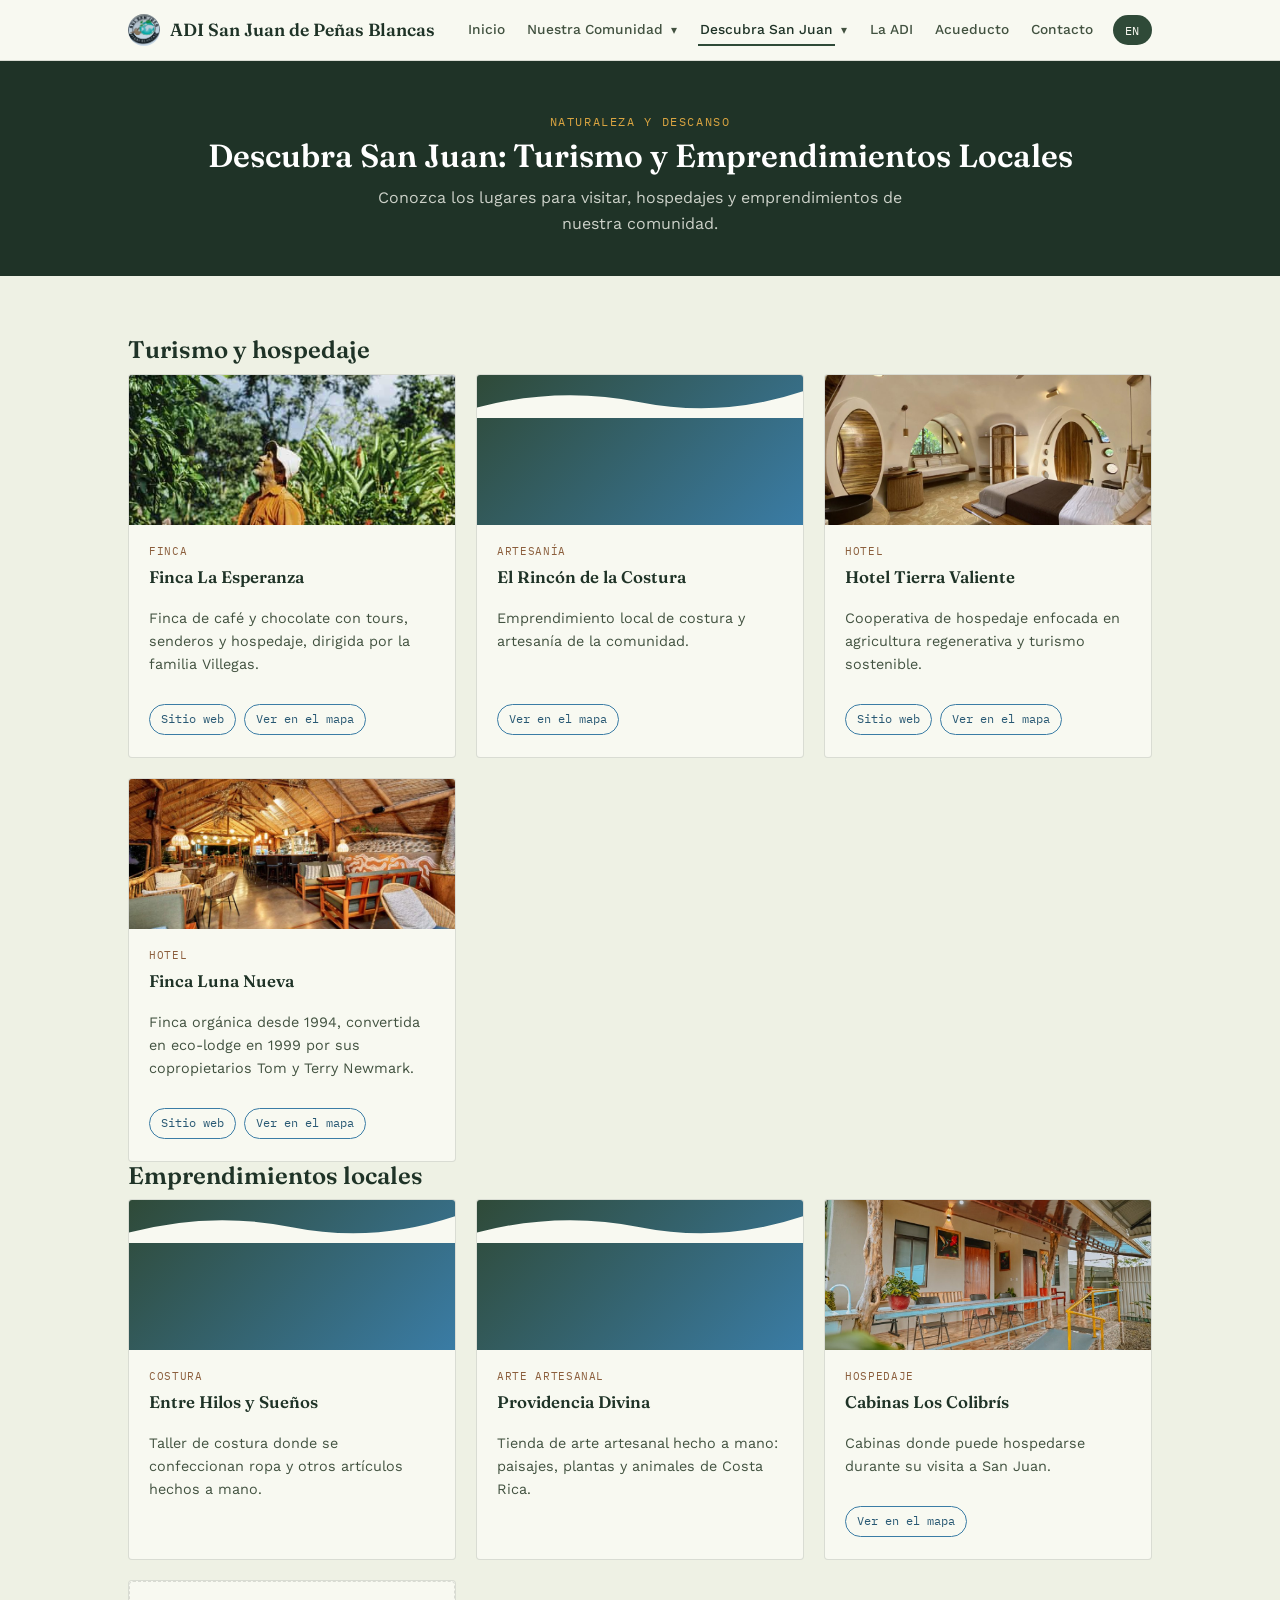
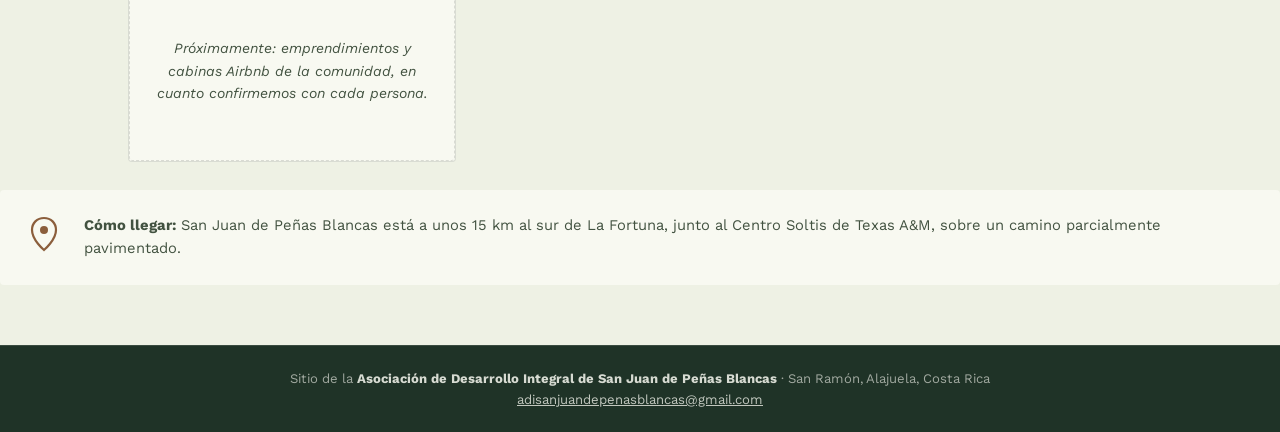
<file: turismo.html>
<!DOCTYPE html>
<html lang="es">
<head>
<meta charset="UTF-8">
<meta name="viewport" content="width=device-width, initial-scale=1.0">
<title>Turismo y Emprendimientos · ADI San Juan de Peñas Blancas</title>
<link rel="preconnect" href="https://fonts.googleapis.com">
<link href="https://fonts.googleapis.com/css2?family=Fraunces:opsz,wght@9..144,400;9..144,500;9..144,600;9..144,700&family=Work+Sans:wght@400;500;600&family=IBM+Plex+Mono:wght@400;500&display=swap" rel="stylesheet">
<link rel="stylesheet" href="styles.css">
</head>
<body>

<header class="site">
  <div class="nav">
    <a href="index.html" class="brand">
      <img src="adi-logo.jpg" alt="Logo ADI San Juan de Peñas Blancas" style="width:32px; height:32px; border-radius:50%; object-fit:cover;">
      <span data-i18n="brand">ADI San Juan de Peñas Blancas</span>
    </a>
    <button class="navToggleBtn" id="navToggleBtn" aria-label="Menu">
      <svg width="24" height="24" viewBox="0 0 24 24" fill="none"><path d="M3 6h18M3 12h18M3 18h18" stroke="#1e2a20" stroke-width="2" stroke-linecap="round"/></svg>
    </button>
    <nav class="links" id="navLinks">
      <a href="index.html" data-i18n="nav_inicio">Inicio</a>
      <div class="nav-dropdown">
        <div class="nav-dropdown-main">
          <a href="comunidad.html" data-i18n="nav_comunidad">Nuestra Comunidad</a>
          <button type="button" class="dropdown-toggle" aria-label="Abrir menú de Nuestra Comunidad" aria-expanded="false">▾</button>
        </div>
        <div class="dropdown-menu">
          <a href="actividades.html" data-i18n="nav_actividades">Actividades</a>
        </div>
      </div>
      <div class="nav-dropdown active">
        <div class="nav-dropdown-main">
          <a href="turismo.html" data-i18n="nav_explore" class="active">Descubra San Juan</a>
          <button type="button" class="dropdown-toggle" aria-label="Abrir menú de Descubra San Juan" aria-expanded="false">▾</button>
        </div>
        <div class="dropdown-menu">
          <a href="turismo.html#turismo" data-i18n="nav_turismo">Turismo</a>
          <a href="turismo.html#emprendimientos" data-i18n="nav_emprendimientos">Emprendimientos locales</a>
        </div>
      </div>
      <a href="la-adi.html" data-i18n="nav_laadi">La ADI</a>
      <a href="acueducto.html" data-i18n="nav_acueducto">Acueducto</a>
      <a href="contacto.html" data-i18n="nav_contacto">Contacto</a>
      <button id="langToggle">EN</button>
    </nav>
  </div>
</header>

<div class="page-header">
  <div class="wrap">
    <span class="eyebrow" data-i18n="page_turismo_eyebrow">Naturaleza y descanso</span>
    <h1 data-i18n="page_turismo_title">Descubra San Juan: Turismo y Emprendimientos Locales</h1>
    <p data-i18n="page_turismo_sub">Fincas, hospedajes y negocios locales para conocer nuestra comunidad.</p>
  </div>
</div>

<section>
  <div class="wrap">
    <h2 id="turismo" class="tour-section-title" data-i18n="tourism_section_title">Turismo y hospedaje</h2>
    <div class="tour-grid">
      <div class="tour-card">
        <div class="tour-img"><img src="finca-esperanza.jpg" alt="Finca La Esperanza"></div>
        <div class="tour-body">
          <span class="tag" data-i18n="tour1_tag">Finca</span>
          <h3>Finca La Esperanza</h3>
          <p data-i18n="tour1_text">Finca de café y chocolate con tours, senderos y hospedaje, dirigida por la familia Villegas.</p>
          <div class="tour-links">
            <a href="https://esperanzacr.com/es/inicio/" target="_blank" rel="noopener" data-i18n="tour_website">Sitio web</a>
            <a href="https://www.google.com/maps/search/?api=1&query=Finca+La+Esperanza+Coffee+and+Chocolate+San+Juan+de+Pe%C3%B1as+Blancas" target="_blank" rel="noopener" data-i18n="tour_maps">Ver en el mapa</a>
          </div>
        </div>
      </div>
      <div class="tour-card" id="emprendimientos">
        <div class="tour-img"><svg viewBox="0 0 300 40" preserveAspectRatio="none"><path d="M0 30 Q75 10 150 25 T300 15 L300 40 L0 40 Z" fill="#f8f9f1"/></svg></div>
        <div class="tour-body">
          <span class="tag" data-i18n="tour2_tag">Artesanía</span>
          <h3 data-i18n="tour2_title">El Rincón de la Costura</h3>
          <p data-i18n="tour2_text">Emprendimiento local de costura y artesanía de la comunidad.</p>
          <div class="tour-links">
           <a href="https://www.google.com/maps/place/El+Rinc%C3%B3n+de+la+Costura/@10.3827107,-84.6072162,16.72z/data=!4m6!3m5!1s0x8fa06d113abd1d13:0xee0a036dc0cc86e3!8m2!3d10.3841268!4d-84.6052844!16s%2Fg%2F11tckpgx8d" target="_blank" rel="noopener" data-i18n="tour_maps">Ver en el mapa</a>
          </div>
        </div>
      </div>
      <div class="tour-card">
        <div class="tour-img"><img src="tierra-valiente.jpg" alt="Hotel Tierra Valiente"></div>
        <div class="tour-body">
          <span class="tag" data-i18n="tour3_tag">Hotel</span>
          <h3>Hotel Tierra Valiente</h3>
          <p data-i18n="tour3_text">Cooperativa de hospedaje enfocada en agricultura regenerativa y turismo sostenible.</p>
          <div class="tour-links">
            <a href="https://www.braveearth.com/" target="_blank" rel="noopener" data-i18n="tour_website">Sitio web</a>
            <a href="https://www.google.com/maps/place/Brave+Earth+(Tierra+Valiente+S.A.)/@10.3850831,-84.6020625,17z" target="_blank" rel="noopener" data-i18n="tour_maps">Ver en el mapa</a>
          </div>
        </div>
      </div>
      <div class="tour-card">
        <div class="tour-img"><img src="luna-nueva.jpg" alt="Finca Luna Nueva Lodge"></div>
        <div class="tour-body">
          <span class="tag" data-i18n="tour4_tag">Hotel</span>
          <h3>Finca Luna Nueva</h3>
          <p data-i18n="tour4_text">Finca orgánica desde 1994, convertida en eco-lodge en 1999 por sus copropietarios Tom y Terry Newmark.</p>
          <div class="tour-links">
            <a href="https://fincalunanuevalodge.com/" target="_blank" rel="noopener" data-i18n="tour_website">Sitio web</a>
            <a href="https://www.google.com/maps/search/?api=1&query=Finca+Luna+Nueva+Lodge+Costa+Rica" target="_blank" rel="noopener" data-i18n="tour_maps">Ver en el mapa</a>
          </div>
        </div>
      </div>
                </div>
    <h2 id="emprendimientos" class="tour-section-title" data-i18n="businesses_section_title">Emprendimientos locales</h2>
    <div class="tour-grid">
<div class="tour-card">
        <div class="tour-img"><svg viewBox="0 0 300 40" preserveAspectRatio="none"><path d="M0 30 Q75 10 150 25 T300 15 L300 40 L0 40 Z" fill="#f8f9f1"/></svg></div>
        <div class="tour-body">
          <span class="tag" data-i18n="tour6_tag">Costura</span>
          <h3>Entre Hilos y Sueños</h3>
          <p data-i18n="tour6_text">Taller de costura donde se confeccionan ropa y otros artículos hechos a mano.</p>
        </div>
      </div>
      <div class="tour-card">
        <div class="tour-img"><svg viewBox="0 0 300 40" preserveAspectRatio="none"><path d="M0 30 Q75 10 150 25 T300 15 L300 40 L0 40 Z" fill="#f8f9f1"/></svg></div>
        <div class="tour-body">
          <span class="tag" data-i18n="tour7_tag">Arte artesanal</span>
          <h3>Providencia Divina</h3>
          <p data-i18n="tour7_text">Tienda de arte artesanal hecho a mano: paisajes, plantas y animales de Costa Rica.</p>
        </div>
      </div>
      <div class="tour-card">
       <div class="tour-img"><img src="cabinas-los-colibris.jpg" alt="Cabinas Los Colibrís"></div>
        <div class="tour-body">
          <span class="tag" data-i18n="tour8_tag">Hospedaje</span>
          <h3>Cabinas Los Colibrís</h3>
          <p data-i18n="tour8_text">Cabinas donde puede hospedarse durante su visita a San Juan.</p>
          <div class="tour-links">
            <a href="https://www.google.com/maps/place/Cabinas+Los+Colibr%C3%ADs/@10.3827107,-84.6072162,16.72z/data=!4m6!3m5!1s0x8fa01311b8174143:0x614fdbd5e1da2b36!8m2!3d10.38468!4d-84.6061869!16s%2Fg%2F11ntg3g0x5" target="_blank" rel="noopener" data-i18n="tour_maps">Ver en el mapa</a>
          </div>
        </div>
      </div>
      <div class="tour-card">
        <div class="entre-placeholder" style="height:100%; min-height:180px;">
          <span data-i18n="tour5_text">Próximamente: emprendimientos y cabinas Airbnb de la comunidad, en cuanto confirmemos con cada persona.</span>
        </div>
      </div>
    </div>

    </div>

    <div class="directions-card">
      <svg viewBox="0 0 40 40" fill="none"><path d="M20 4C13 4 8 9 8 16c0 10 12 20 12 20s12-10 12-20c0-7-5-12-12-12z" stroke="#8b5e3c" stroke-width="2.2"/><circle cx="20" cy="16" r="4" fill="#8b5e3c"/></svg>
      <div>
        <p data-i18n="dir_text1"><strong>Cómo llegar:</strong> San Juan de Peñas Blancas está a unos 15 km al sur de La Fortuna, junto al Centro Soltis de Texas A&M, sobre un camino parcialmente pavimentado.</p>
      </div>
    </div>
  </div>
</section>

<footer class="site">
  <span data-i18n="footer_text">Sitio de la <strong>Asociación de Desarrollo Integral de San Juan de Peñas Blancas</strong> · San Ramón, Alajuela, Costa Rica</span>
  <br>
  <a href="mailto:adisanjuandepenasblancas@gmail.com">adisanjuandepenasblancas@gmail.com</a>
</footer>

<script src="translations.js"></script>
</body>
</html>
</file>
<file: styles.css>
:root{
  --bg:#eef1e4;
  --bg-alt:#e2e8d4;
  --paper:#f8f9f1;
  --ink:#1e2a20;
  --ink-soft:#425240;
  --forest:#2f4a38;
  --forest-deep:#1f3327;
  --river:#3a7ca5;
  --river-deep:#285873;
  --earth:#8b5e3c;
  --toucan:#e0742a;
  --gold:#d9a441;
  --line: rgba(30,42,32,0.14);
  --radius: 4px;
  --maxw: 1080px;
}
*{box-sizing:border-box;}
html{scroll-behavior:smooth;}
body{
  margin:0;
  background:var(--bg);
  color:var(--ink);
  font-family:'Work Sans', sans-serif;
  font-size:16px;
  line-height:1.6;
  -webkit-font-smoothing:antialiased;
}
h1,h2,h3,h4{
  font-family:'Fraunces', serif;
  font-weight:600;
  color:var(--forest-deep);
  margin:0 0 0.4em 0;
  line-height:1.15;
}
.eyebrow{
  font-family:'IBM Plex Mono', monospace;
  font-size:0.72rem;
  letter-spacing:0.14em;
  text-transform:uppercase;
  color:var(--river-deep);
  display:block;
  margin-bottom:0.6em;
}
a{color:var(--river-deep);}
.wrap{max-width:var(--maxw); margin:0 auto; padding:0 28px;}
img{max-width:100%; display:block;}

/* ---------- NAV ---------- */

header.site{
  position:relative;
  z-index:50;
  background:var(--paper);
  border-bottom:1px solid var(--line);
}
body:has(.hero) header.site{
  position:absolute;
  top:0;
  left:0;
  right:0;
  background:transparent;
  border-bottom:none;
}
.nav{
  display:flex; align-items:center; justify-content:space-between;
  padding:14px 28px; max-width:var(--maxw); margin:0 auto;
}
.brand{
  font-family:'Fraunces', serif; font-weight:600; font-size:1.1rem;
  color:var(--forest-deep); text-decoration:none;
  display:flex; align-items:center; gap:10px;
}
nav.links{display:flex; gap:18px; align-items:center; flex-wrap:wrap;}
nav.links a{
  font-size:0.86rem; text-decoration:none; color:var(--ink-soft);
  font-weight:500; padding:4px 2px; border-bottom:2px solid transparent;
  transition:border-color .15s ease, color .15s ease;
}
nav.links a:hover{color:var(--forest-deep); border-color:var(--toucan);}
nav.links a.active{color:var(--forest-deep); border-color:var(--forest);}
.nav-dropdown{position:relative; display:flex; align-items:center;}
.nav-dropdown-main{display:flex; align-items:center; gap:3px;}
.dropdown-toggle{
  border:0; background:transparent; color:var(--ink-soft); cursor:pointer;
  padding:5px 3px; font:inherit; font-size:0.78rem; line-height:1;
}
.dropdown-menu{
  display:none; position:absolute; top:100%; left:0; min-width:190px;
  padding:8px; background:var(--paper); border:1px solid var(--line);
  border-radius:var(--radius); box-shadow:0 8px 24px rgba(20,32,24,0.12);
}
.dropdown-menu a{display:block; white-space:nowrap; padding:8px 10px; border:0; border-radius:3px;}
.dropdown-menu a:hover{background:var(--bg-alt);}
.nav-dropdown:hover .dropdown-menu,
.nav-dropdown:focus-within .dropdown-menu,
.nav-dropdown.open .dropdown-menu{display:block;}
#langToggle{
  font-family:'IBM Plex Mono', monospace; font-size:0.78rem;
  background:var(--forest); color:var(--paper); border:none;
  padding:7px 12px; border-radius:20px; cursor:pointer;
  letter-spacing:0.05em;
}
#langToggle:hover{background:var(--forest-deep);}
.navToggleBtn{display:none; background:none; border:none; cursor:pointer;}

/* ---------- HERO (homepage only) ---------- */

.hero{
  position:relative;
  overflow:hidden;
  background:
    linear-gradient(180deg, rgba(20,32,24,0.62), rgba(20,32,24,0.8)),
    url('hero-sign.JPEG') center 35% / cover no-repeat;
  padding-top:0;
}
.hero::after{
  content:""; position:absolute; left:0; right:0; bottom:0; height:90px;
  background:linear-gradient(180deg, transparent, var(--bg)); pointer-events:none;
}
.hero .wrap{
  position:relative; z-index:2;
  padding-top:80px; padding-bottom:90px;
  text-align:center;
}
.hero .eyebrow{justify-content:center; text-align:center; color:var(--gold);}
.hero h1{
  font-size:clamp(2.1rem, 5vw, 3.6rem);
  max-width:820px; margin:0 auto 0.35em; color:#fff;
}
.hero p.lead{
  max-width:560px; margin:0 auto 28px; color:rgba(248,249,241,0.88); font-size:1.05rem;
}
.hero-actions{display:flex; gap:14px; justify-content:center; margin-bottom:10px; flex-wrap:wrap;}

/* ---------- PAGE HEADER (subpages) ---------- */
.page-header{
  background:var(--forest-deep); color:var(--paper);
  padding:52px 0 40px; text-align:center;
}
.page-header .eyebrow{color:var(--gold); justify-content:center; text-align:center;}
.page-header h1{color:#fff; margin:0;}
.page-header p{color:rgba(248,249,241,0.8); max-width:560px; margin:10px auto 0; font-size:1rem;}

.btn{
  display:inline-block; font-weight:500; font-size:0.92rem;
  padding:11px 22px; border-radius:24px; text-decoration:none;
  transition:transform .15s ease, box-shadow .15s ease;
}
.btn-primary{background:var(--toucan); color:#fff;}
.btn-primary:hover{transform:translateY(-1px); box-shadow:0 6px 16px rgba(224,116,42,0.35);}
.btn-ghost{border:1.5px solid rgba(248,249,241,0.6); color:#fff; background:transparent;}
.btn-ghost:hover{background:rgba(248,249,241,0.15);}

/* ---------- SECTION SHELL ---------- */
section{padding:60px 0;}
section.alt{background:var(--bg-alt);}
.section-head{max-width:640px; margin-bottom:32px;}
.section-head.center{margin-left:auto; margin-right:auto; text-align:center;}
.subhead{margin:52px 0 20px;}
.divider{width:100%; height:34px; display:block;}

/* ---------- HOME: QUICK LINKS ---------- */
.quicklink-grid{display:grid; grid-template-columns:repeat(auto-fit, minmax(220px,1fr)); gap:18px;}
.quicklink-card{
  background:var(--paper); border-radius:var(--radius); padding:22px;
  border-top:3px solid var(--forest); text-decoration:none; display:block;
}
.quicklink-card:hover{border-top-color:var(--toucan);}
.quicklink-card h3{font-size:1.05rem; margin-bottom:6px; color:var(--forest-deep);}
.quicklink-card p{color:var(--ink-soft); font-size:0.88rem; margin:0;}

/* ---------- PHOTO BAND ---------- */
.photo-band{display:grid; grid-template-columns:repeat(3, 1fr); gap:14px; padding:36px 0;}
.photo-band img{width:100%; height:190px; object-fit:cover; border-radius:var(--radius); display:block;}
@media (max-width:700px){ .photo-band{grid-template-columns:1fr;} .photo-band img{height:220px;} }

/* ---------- TIMELINE ---------- */
.timeline{list-style:none; margin:24px 0 0; padding:0;}
.timeline li{position:relative; padding:0 0 24px 26px; border-left:2px solid var(--line);}
.timeline li:last-child{border-left:2px solid transparent; padding-bottom:0;}
.timeline li::before{content:""; position:absolute; left:-7px; top:2px; width:12px; height:12px; border-radius:50%; background:var(--toucan); border:2px solid var(--bg);}
section.alt .timeline li::before{border-color:var(--bg-alt);}
.timeline .year{font-family:'IBM Plex Mono', monospace; font-weight:600; color:var(--river-deep); font-size:0.82rem; display:block; margin-bottom:2px;}
.timeline .tlabel{font-weight:600; color:var(--forest-deep); display:block; margin-bottom:3px; font-family:'Fraunces', serif; font-size:1.02rem;}
.timeline .tdesc{color:var(--ink-soft); font-size:0.9rem; margin:0;}

/* ---------- STATS GRID (San Juan en Números) ---------- */
.stats-grid{display:grid; grid-template-columns:repeat(auto-fit, minmax(160px,1fr)); gap:16px;}
.stat-card{
  background:var(--forest); color:var(--paper); border-radius:var(--radius);
  padding:24px 20px; text-align:center;
}
.stat-card .val{font-family:'Fraunces', serif; font-size:1.9rem; font-weight:600; display:block; color:#fff;}
.stat-card .lbl{font-family:'IBM Plex Mono', monospace; font-size:0.72rem; letter-spacing:0.06em; text-transform:uppercase; color:rgba(248,249,241,0.75); display:block; margin-top:6px;}

/* ---------- ADI OFFICE ---------- */
.adi-office {
  text-align: center;
  margin-bottom: 36px;
}

.adi-office figure {
  margin: 0 auto;
  text-align: center;
}

.adi-office img.oficina {
  width: 100%;
  height: clamp(240px, 38vw, 430px);
  border-radius: var(--radius);
  object-fit: cover;
  object-position: center;
  display: block;
  margin: 20px auto 0;
  -webkit-mask-image: linear-gradient(to bottom, transparent 0%, black 22%);
  mask-image: linear-gradient(to bottom, transparent 0%, black 22%);
}

.adi-office figcaption {
  color: var(--ink-soft);
  font-size: 0.9rem;
  font-style: italic;
  margin-top: 8px;
  line-height: 1.5;
  text-align: center;
}

/* ---------- BOARD ---------- */
.board-grid{display:grid; grid-template-columns:repeat(auto-fill, minmax(220px,1fr)); gap:18px;}
.board-card{
  background:var(--paper); border-radius:var(--radius); padding:20px;
  border-top:3px solid var(--river);
}
.board-card .role{
  font-family:'IBM Plex Mono', monospace; font-size:0.72rem; letter-spacing:0.08em;
  text-transform:uppercase; color:var(--river-deep); display:block; margin-bottom:8px;
}
.board-card .name{font-family:'Fraunces', serif; font-weight:600; font-size:1.05rem; color:var(--forest-deep);}

/* ---------- COMMITTEES / PROJECTS / ALLIES ---------- */
.committee-grid{display:grid; grid-template-columns:repeat(auto-fit, minmax(230px,1fr)); gap:18px;}
.committee-card{
  background:var(--paper); border-radius:var(--radius); padding:20px;
  border-top:3px solid var(--earth);
}
.committee-card h4{font-size:1rem; margin-bottom:6px;}
.committee-card p{color:var(--ink-soft); font-size:0.88rem; margin:0;}
.committee-card a.ally-link{font-size:0.8rem; font-family:'IBM Plex Mono', monospace; display:inline-block; margin-top:10px;}

/* ---------- SPOTLIGHT / VOICES ---------- */
.spotlight-grid{display:grid; grid-template-columns:repeat(auto-fit, minmax(280px,1fr)); gap:20px;}
.spotlight-quote-card{
  background:var(--paper); border-radius:var(--radius); padding:28px 24px;
  border-left:3px solid var(--toucan); text-align:left;
}
.spot-quote{font-family:'Fraunces', serif; font-size:1.05rem; color:var(--forest-deep); margin:0 0 12px; line-height:1.55; font-style:italic;}
.spot-attr{font-family:'IBM Plex Mono', monospace; font-size:0.78rem; color:var(--ink-soft);}

/* ---------- EDUCACION ---------- */
.edu-grid{display:grid; grid-template-columns:repeat(auto-fit, minmax(240px,1fr)); gap:20px;}
.edu-card{
  background:var(--paper); border-radius:var(--radius); overflow:hidden; border:1px solid var(--line);
}
.edu-card .stripe{height:6px; background:var(--forest);}
.edu-card:nth-child(2) .stripe{background:var(--river);}
.edu-card:nth-child(3) .stripe{background:var(--toucan);}
.edu-card .body{padding:20px;}
.edu-card p{color:var(--ink-soft); font-size:0.93rem;}
.edu-card img.edu-photo{width:100%; height:150px; object-fit:cover; display:block;}

/* ---------- TURISMO ---------- */
.tour-grid{display:grid; grid-template-columns:repeat(auto-fit, minmax(250px,1fr)); gap:20px;}
.tour-card{
  background:var(--paper); border-radius:var(--radius); overflow:hidden;
  border:1px solid var(--line); display:flex; flex-direction:column;
}
.tour-img{
  height:150px; background:linear-gradient(135deg, var(--forest) 0%, var(--river) 100%);
  position:relative;
}
.tour-img img{width:100%; height:100%; object-fit:cover; display:block;}
.tour-body{padding:18px 20px 22px; flex:1; display:flex; flex-direction:column;}
.tour-body h3{font-size:1.05rem; margin-bottom:0.3em;}
.tour-body p{color:var(--ink-soft); font-size:0.9rem; flex:1;}
.tag{
  font-family:'IBM Plex Mono', monospace; font-size:0.68rem; letter-spacing:0.06em;
  text-transform:uppercase; color:var(--earth); margin-bottom:8px; display:inline-block;
}
.tour-links{display:flex; gap:8px; margin-top:14px; flex-wrap:wrap;}
.tour-links a{
  font-family:'IBM Plex Mono', monospace; font-size:0.72rem; color:var(--river-deep);
  border:1px solid var(--river); border-radius:16px; padding:5px 11px; text-decoration:none;
}
.tour-links a:hover{background:var(--river); color:#fff;}
.entre-placeholder{
  background:var(--paper); border:1px dashed var(--line); border-radius:var(--radius);
  display:flex; flex-direction:column; align-items:center; justify-content:center;
  text-align:center; padding:24px; color:var(--ink-soft); font-size:0.88rem; font-style:italic;
}
.directions-card{
  background:var(--paper); border-radius:var(--radius); padding:24px;
  display:flex; gap:20px; align-items:flex-start; margin-top:28px;
}
.directions-card svg{flex-shrink:0; width:40px; height:40px;}
.directions-card p{color:var(--ink-soft); font-size:0.92rem; margin:0 0 8px;}
.directions-card p:last-child{margin-bottom:0;}

/* ---------- ACUEDUCTO ---------- */
.forms-list{background:var(--paper); border-radius:var(--radius); border:1px solid var(--line); overflow:hidden;}
.form-row{
  display:flex; align-items:center; justify-content:space-between; gap:14px;
  padding:16px 22px; border-bottom:1px solid var(--line);
}
.form-row:last-child{border-bottom:none;}
.form-row .fname{font-weight:500;}
.form-row .fdesc{color:var(--ink-soft); font-size:0.85rem; margin-top:2px;}
.dl-btn{
  font-family:'IBM Plex Mono', monospace; font-size:0.78rem;
  color:var(--river-deep); border:1px solid var(--river); border-radius:20px;
  padding:7px 14px; text-decoration:none; white-space:nowrap; flex-shrink:0;
}
.dl-btn:hover{background:var(--river); color:#fff;}

/* ---------- CALENDARIO ---------- */
.cal-grid{display:grid; grid-template-columns:repeat(auto-fit, minmax(260px,1fr)); gap:18px;}
.cal-card{
  background:var(--paper); border-radius:var(--radius); padding:18px 20px;
  display:flex; gap:16px; border:1px solid var(--line);
}
.cal-date{
  font-family:'IBM Plex Mono', monospace; text-align:center; flex-shrink:0;
  background:var(--forest); color:var(--paper); border-radius:var(--radius);
  width:64px; height:56px; display:flex; flex-direction:column; align-items:center; justify-content:center;
  padding:4px;
}
.cal-date .d{font-size:1.15rem; font-weight:600; line-height:1;}
.cal-date .m{font-size:0.6rem; letter-spacing:0.06em; text-transform:uppercase; margin-top:2px; text-align:center;}
.cal-card h4{font-size:0.98rem; margin-bottom:2px;}
.cal-card p{color:var(--ink-soft); font-size:0.85rem; margin:0;}

/* ---------- CONTACT FORM ---------- */
.contact-card{
  background:var(--paper); border-radius:var(--radius); padding:28px;
  max-width:520px; margin:0 auto;
}
.contact-card label{display:block; font-size:0.85rem; font-weight:500; color:var(--forest-deep); margin-bottom:6px;}
.contact-card .field{margin-bottom:16px;}
.contact-card input, .contact-card textarea{
  width:100%; padding:11px 14px; border:1px solid var(--line); border-radius:var(--radius);
  font-family:'Work Sans', sans-serif; font-size:0.92rem; background:#fff; color:var(--ink);
}
.contact-card textarea{resize:vertical; min-height:110px;}
.contact-card button{
  background:var(--toucan); color:#fff; border:none; padding:11px 24px; border-radius:24px;
  font-weight:500; font-size:0.92rem; cursor:pointer;
}
.contact-card button:hover{background:#c8621f;}
.contact-social{display:flex; gap:16px; justify-content:center; flex-wrap:wrap; margin-top:32px;}
.contact-social a{
  display:flex; align-items:center; gap:8px;
  background:var(--forest); border:1px solid var(--forest);
  color:#fff; text-decoration:none; padding:11px 20px; border-radius:24px; font-size:0.9rem;
}
.contact-social a:hover{background:var(--forest-deep);}

footer.site{
  background:var(--forest-deep); color:rgba(248,249,241,0.6);
  text-align:center; font-size:0.82rem; padding:22px 28px;
  border-top:1px solid rgba(248,249,241,0.12);
}
footer.site a{color:rgba(248,249,241,0.75);}
footer.site strong{color:rgba(248,249,241,0.85);}

@media (max-width: 900px){
  .nav{gap:14px;}
  nav.links{gap:12px;}
}
@media (max-width: 760px){
  header.site{position:relative; background:var(--paper);}
  body:has(.hero) header.site{position:absolute; background:transparent;}
  body:has(.hero) header.site nav.links a,
  body:has(.hero) header.site nav.links .dropdown-toggle { color:var(--ink-soft); }
  body:has(.hero) header.site nav.links a:hover { color:var(--forest-deep); }
  nav.links{
    position:absolute; top:100%; left:0; right:0; background:var(--bg);
    flex-direction:column; align-items:stretch; gap:8px; padding:16px 28px;
    border-bottom:1px solid var(--line); display:none;
  }
  nav.links.open{display:flex;}
  .nav-dropdown{display:block; width:100%;}
  .nav-dropdown-main{justify-content:space-between;}
  .dropdown-toggle{padding:8px 12px;}
  .dropdown-menu{
    position:static; box-shadow:none; border:0; border-left:2px solid var(--line);
    border-radius:0; margin:4px 0 4px 8px; padding:4px 8px;
  }
  .nav-dropdown.open .dropdown-menu{display:block;}
  .navToggleBtn{display:block;}
}
.video-embed {
  position: relative;
  padding-bottom: 56.25%;
  height: 0;
  overflow: hidden;
  border-radius: 4px;
  max-width: 960px;
  width: 100%;
  margin: 0 auto;
}

.video-embed iframe {
  position: absolute;
  top: 0;
  left: 0;
  width: 100%;
  height: 100%;
  border: 0;
}

/* Navigation over homepage hero only */
body:has(.hero) header.site .brand,
body:has(.hero) header.site nav.links a,
body:has(.hero) header.site nav.links .dropdown-toggle {
  color: #fff;
}

body:has(.hero) header.site nav.links a.active,
body:has(.hero) header.site nav.links a:hover {
  color: #fff;
}

body:has(.hero) header.site nav.links .dropdown-menu a {
  color: var(--ink-soft);
}
body:has(.hero) header.site nav.links .dropdown-menu a:hover {
  color: var(--forest-deep);
}

body:has(.hero) header.site #langToggle {
  background: var(--toucan);
  color: #fff;
}
</file>
